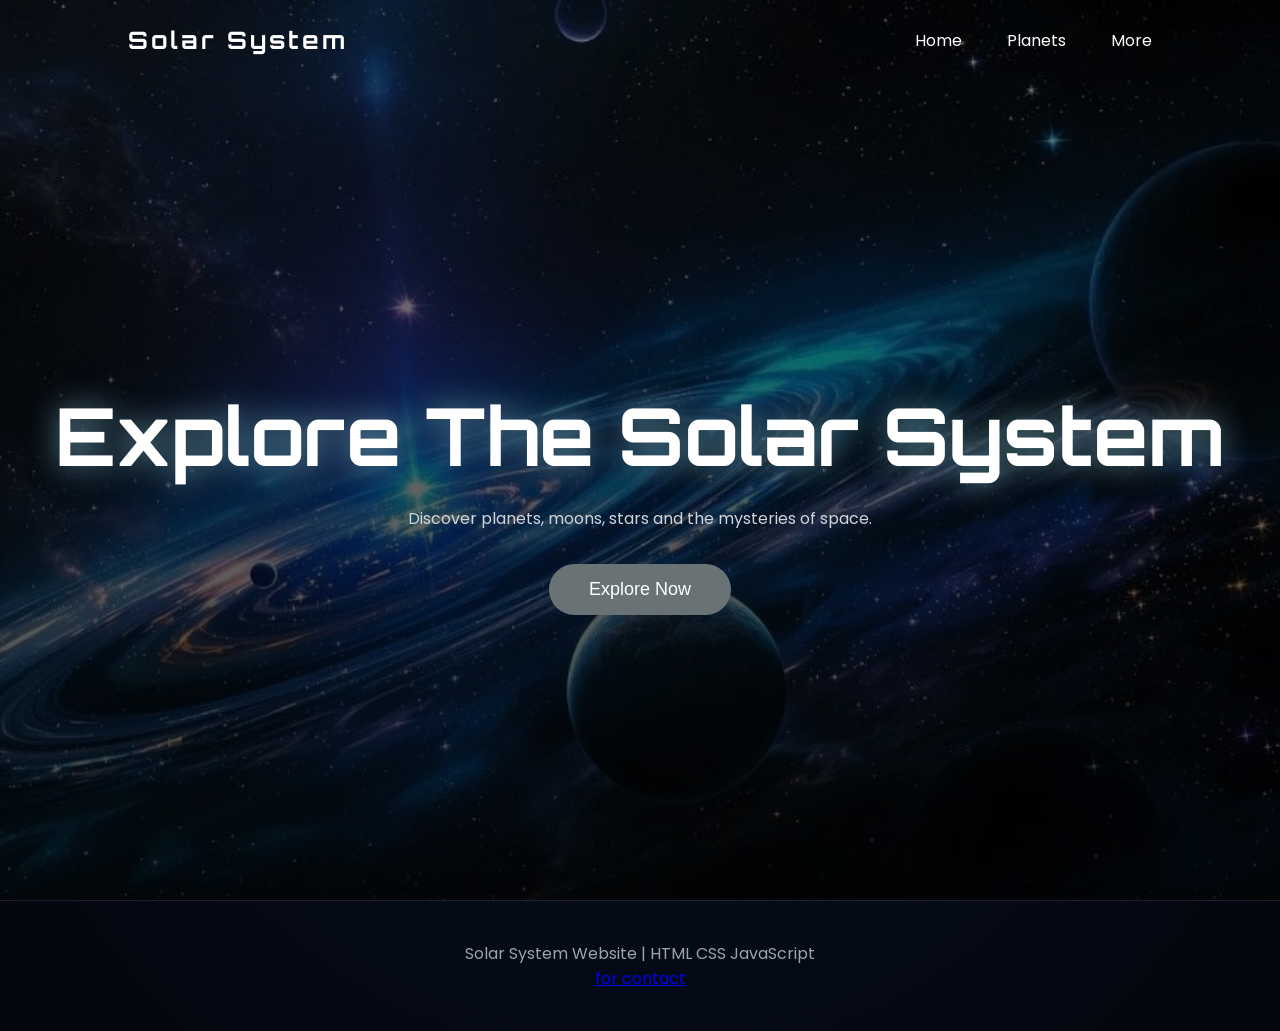
<file: index.html>
<!DOCTYPE html>
<html lang="en">

<head>

<meta charset="UTF-8">

<meta name="viewport"
content="width=device-width, initial-scale=1.0">

<title>Solar System</title>

<link rel="stylesheet" href="style.css">

<link href="https://fonts.googleapis.com/css2?family=Orbitron:wght@400;700&family=Poppins:wght@300;400;500&display=swap" rel="stylesheet">

</head>

<body>

<header>

<h2 class="logo">Solar System</h2>

<nav>

<a href="index.html">Home</a>

<a href="planets.html">Planets</a>

<a href="more.html">More</a>

</nav>

</header>

<section class="home">

<div class="home-content">

<h1>Explore The Solar System</h1>

<p>

Discover planets, moons,
stars and the mysteries of space.

</p>


<a href="planets.html">

<button>

Explore Now

</button>

</a>


</div>

</section>


<footer>

<p>

Solar System Website |
HTML CSS JavaScript

</p>
<p> <a href="mailto:bourahlasara7@email.com">for contact</a></p>
</footer>

</body>
</html>
</file>
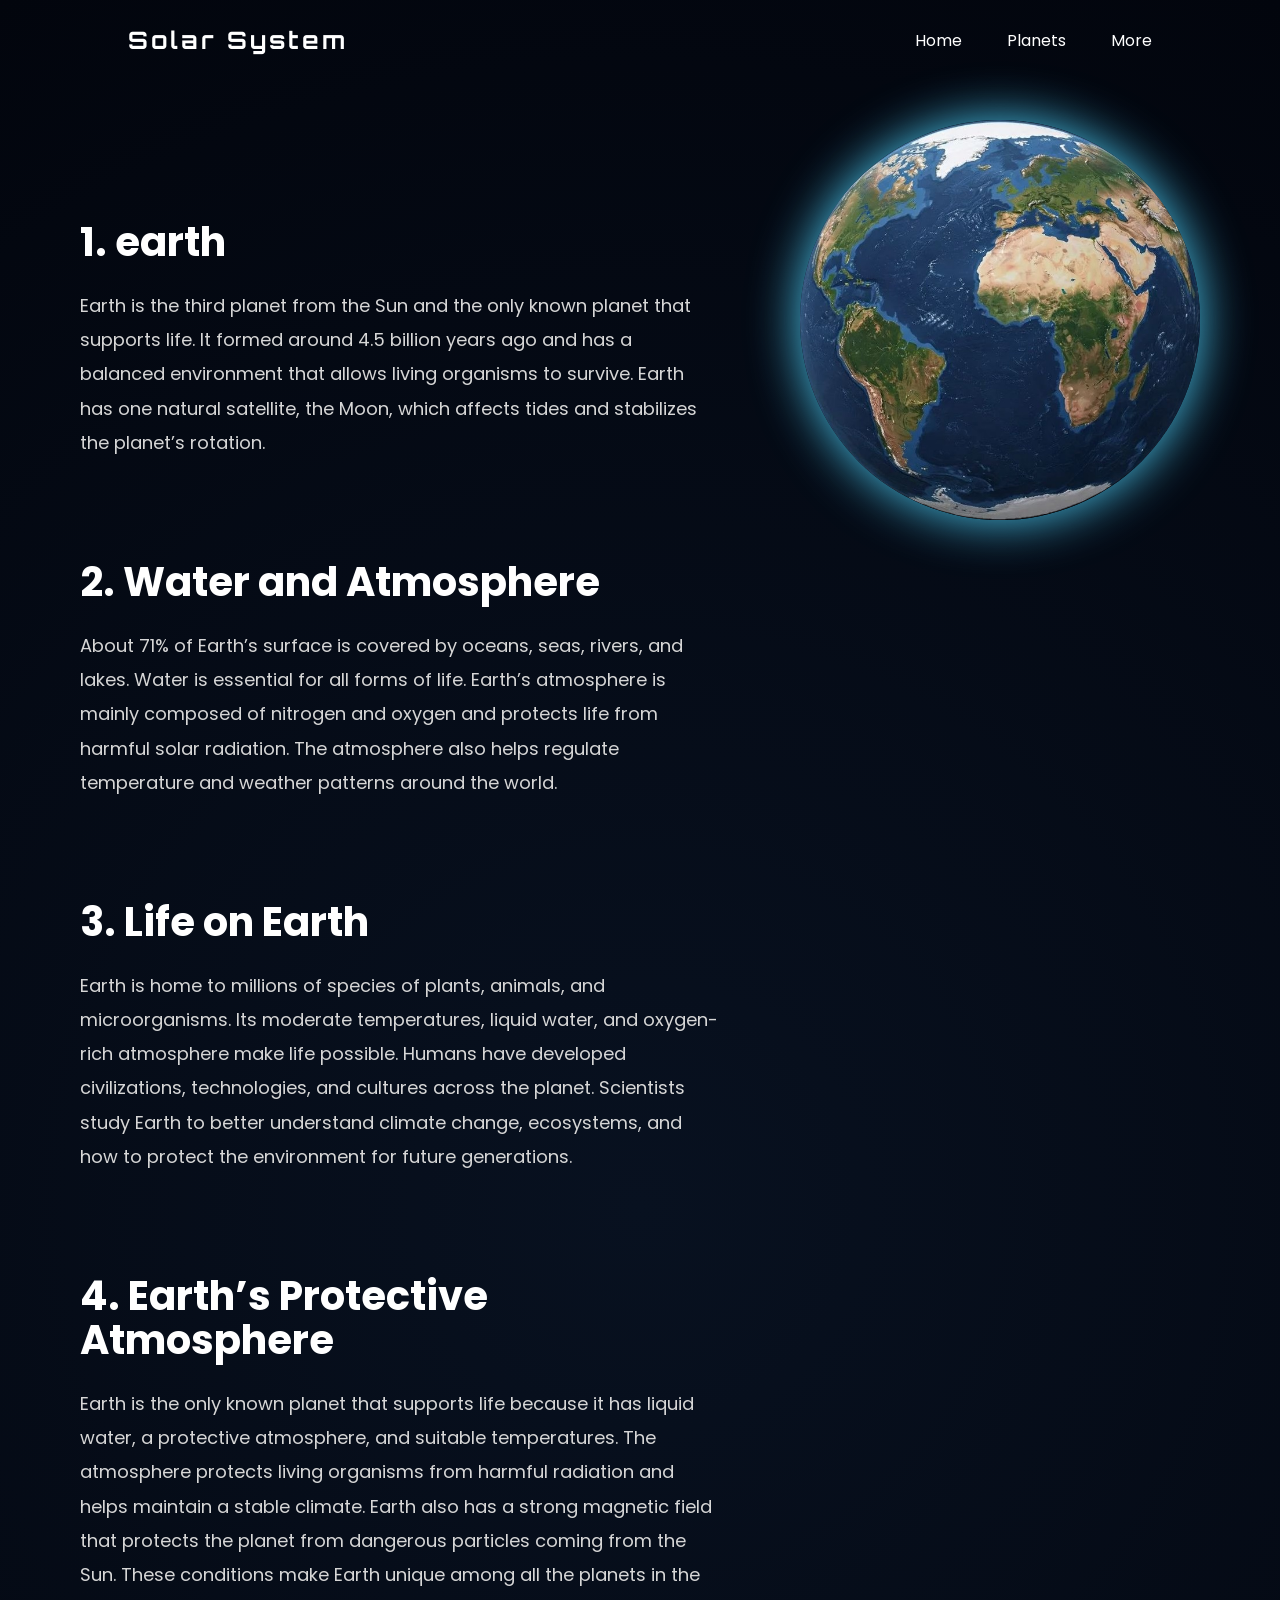
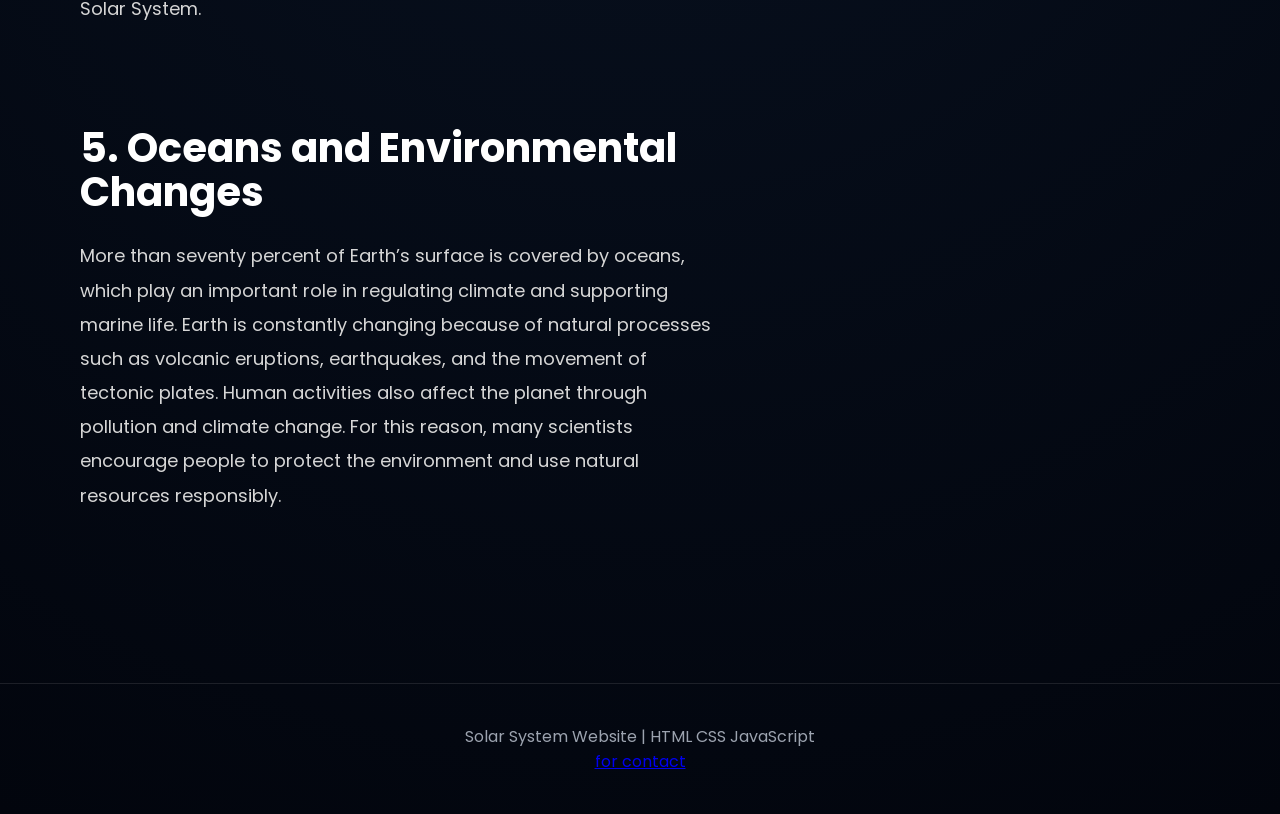
<file: earth.html>
<!DOCTYPE html>
<html lang="en">

<head>

<meta charset="UTF-8">

<meta name="viewport"
content="width=device-width, initial-scale=1.0">

<title>earth</title>

<link rel="stylesheet" href="style.css">

<link href="https://fonts.googleapis.com/css2?family=Orbitron:wght@400;700&family=Poppins:wght@300;400;500&display=swap" rel="stylesheet">

</head>

<body>

<header>

<h2 class="logo">Solar System</h2>

<nav>

<a href="index.html">Home</a>

<a href="planets.html">Planets</a>

<a href="more.html">More</a>

</nav>

</header>


<section class="planet-page">
<div class="planet-text">


<h1>1. earth</h1>

<p>Earth is the third planet from the Sun and the only known planet that supports life. It formed around 4.5 billion years
 ago and has a balanced environment that allows living organisms to survive. Earth has one natural satellite, the Moon, 
 which affects tides and stabilizes the planet’s rotation. </p>

<h1>2. Water and Atmosphere </h1>
<p>
About 71% of Earth’s surface is covered by oceans, seas, rivers, and lakes. Water is essential for all forms of life. Earth’s
 atmosphere is mainly composed of nitrogen and oxygen and protects life from harmful solar radiation. The atmosphere also helps 
 regulate temperature and weather patterns around the world.</p>

<h1>3. Life on Earth</h1>

 <p>Earth is home to millions of species of plants, animals, and microorganisms. Its moderate temperatures, liquid water, and oxygen-rich
 atmosphere make life possible. Humans have developed civilizations, technologies, and cultures across the planet. Scientists study Earth
  to better understand climate change, ecosystems, and how to protect the environment for future generations.
</p>

<h1>4. Earth’s Protective Atmosphere
</h1>


<p>
Earth is the only known planet that supports life because it has liquid water, a protective atmosphere, and suitable temperatures. The atmosphere
 protects living organisms from harmful radiation and helps maintain a stable climate. Earth also has a strong magnetic field that protects the planet 
 from dangerous particles coming from the Sun. These conditions make Earth unique among all the planets in the Solar System.</p>
<h1> 5. Oceans and Environmental Changes</h1>

<p>
More than seventy percent of Earth’s surface is covered by oceans, which play an important role in regulating climate and supporting marine life.
 Earth is constantly changing because of natural processes such as volcanic eruptions, earthquakes, and the movement of tectonic plates. Human 
 activities also affect the planet through pollution and climate change. For this reason, many scientists encourage people to protect the environment
  and use natural resources responsibly.
</p>
</div>

<img src="img/P1.jpg">

</section>



<footer>

<p>

Solar System Website |
HTML CSS JavaScript

</p>
<p> <a href="mailto:bourahlasara7@email.com"> for contact</a></p>
</footer>

</body>
</html>
</file>
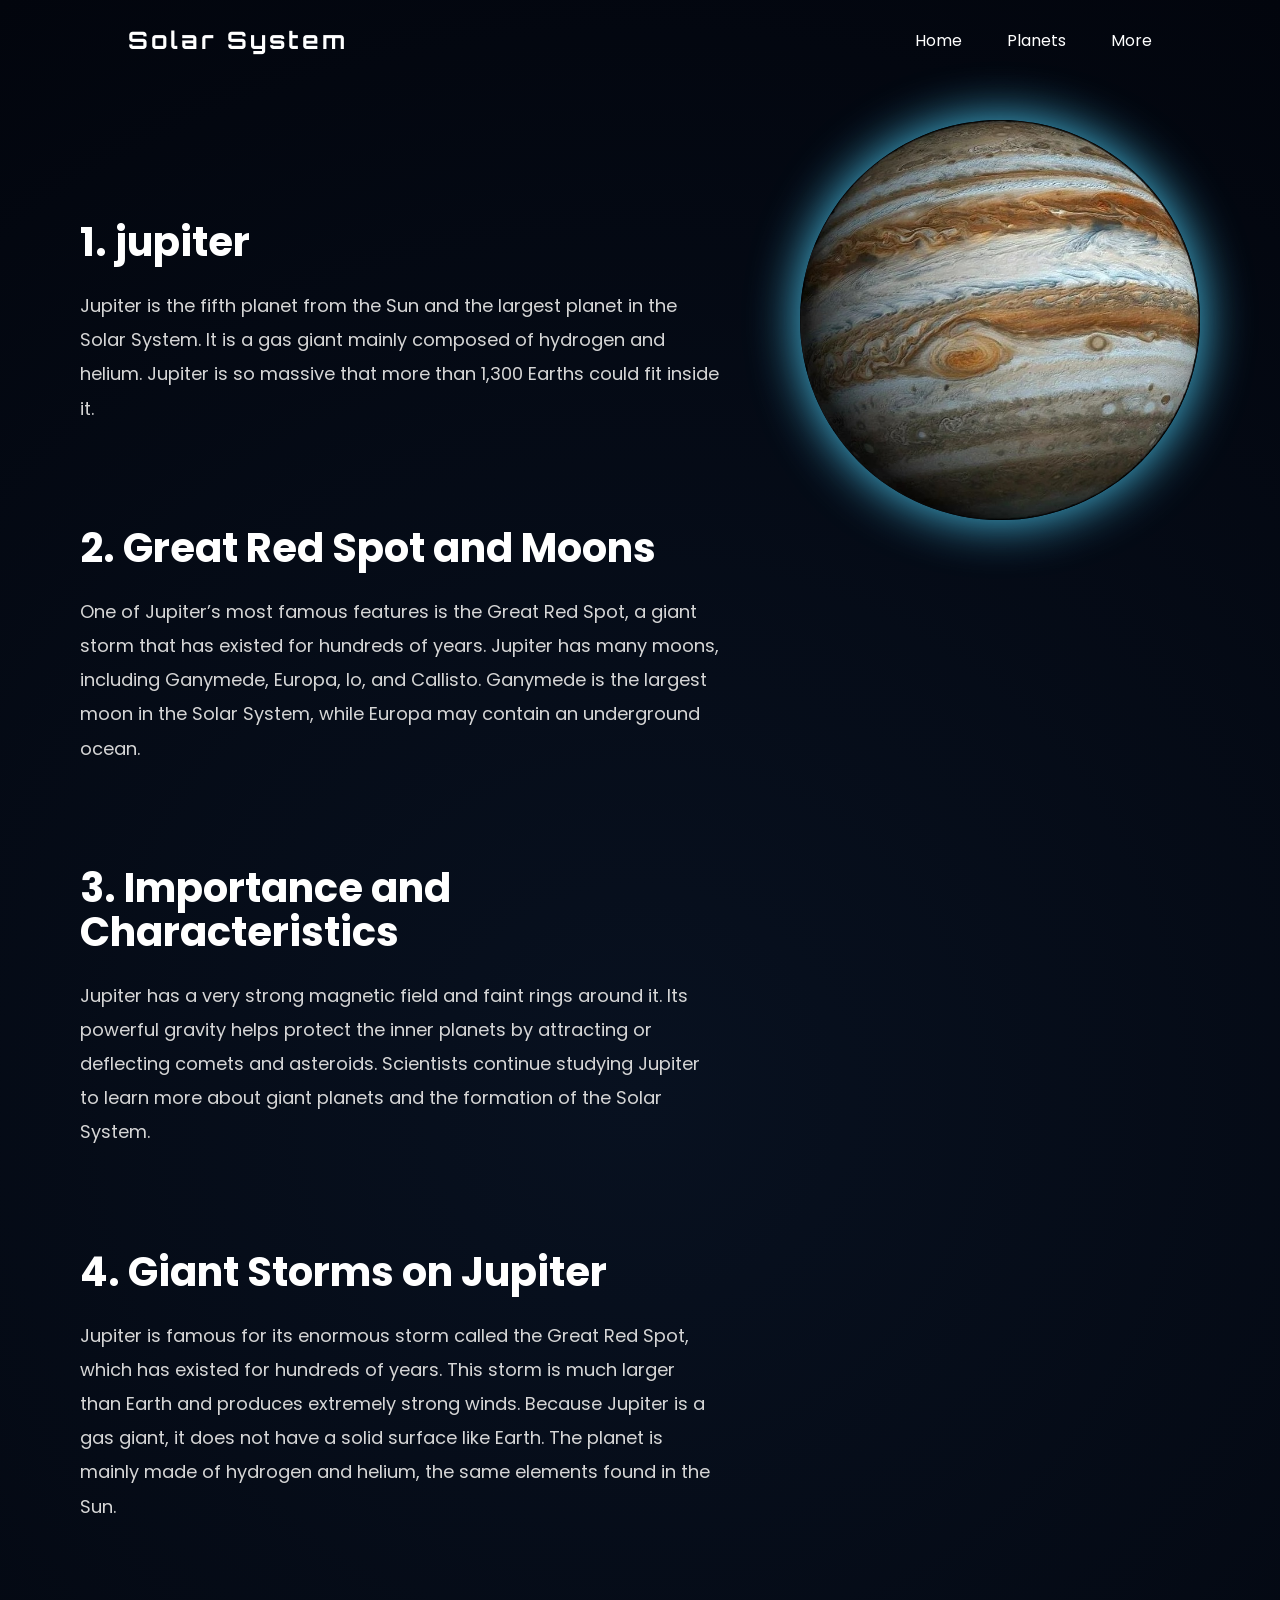
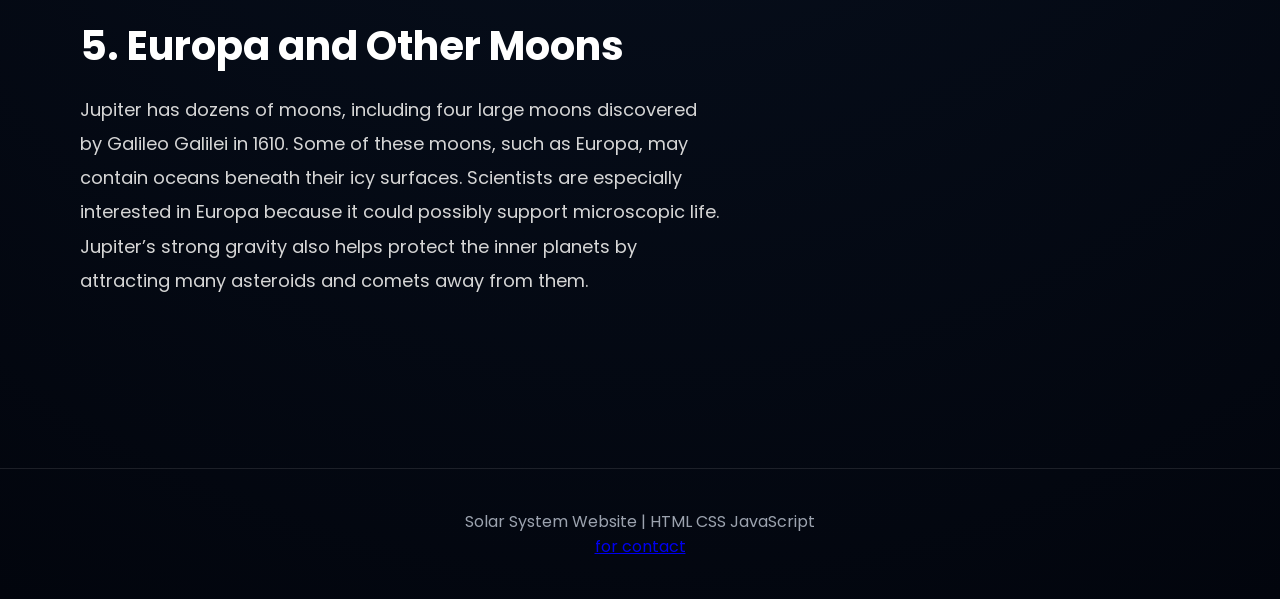
<file: jupiter.html>
<!DOCTYPE html>
<html lang="en">

<head>

<meta charset="UTF-8">

<meta name="viewport"
content="width=device-width, initial-scale=1.0">

<title>jupiter</title>

<link rel="stylesheet" href="style.css">

<link href="https://fonts.googleapis.com/css2?family=Orbitron:wght@400;700&family=Poppins:wght@300;400;500&display=swap" rel="stylesheet">

</head>

<body>

<header>

<h2 class="logo">Solar System</h2>

<nav>

<a href="index.html">Home</a>

<a href="planets.html">Planets</a>

<a href="more.html">More</a>

</nav>

</header>


<section class="planet-page">
<div class="planet-text">



<h1>1. jupiter</h1>

<p>

Jupiter is the fifth planet from the Sun and the largest planet in the Solar System. It is a gas giant mainly 
composed of hydrogen and helium. Jupiter is so massive that more than 1,300 Earths could fit inside it.</p>

<h1>2. Great Red Spot and Moons</h1>
<p>
One of Jupiter’s most famous features is the Great Red Spot, a giant storm that has existed for hundreds of years. 
Jupiter has many moons, including Ganymede, Europa, Io, and Callisto. Ganymede is the largest moon in the Solar System,
 while Europa may contain an underground ocean.</p>

<h1>3. Importance and Characteristics</h1>
<p>
Jupiter has a very strong magnetic field and faint rings around it. Its powerful gravity helps protect the inner planets by 
attracting or deflecting comets and asteroids. Scientists continue studying Jupiter to learn more about giant planets and the formation of the Solar System.
</p> 
<h1>4. Giant Storms on Jupiter</h1>



<p>
Jupiter is famous for its enormous storm called the Great Red Spot, which has existed for hundreds of years. This storm is much larger than Earth 
and produces extremely strong winds. Because Jupiter is a gas giant, it does not have a solid surface like Earth. The planet is mainly made of hydrogen 
and helium, the same elements found in the Sun.</p>
<h1> 5. Europa and Other Moons</h1>

<p>
Jupiter has dozens of moons, including four large moons discovered by Galileo Galilei in 1610. Some of these moons, such as Europa, may contain oceans
 beneath their icy surfaces. Scientists are especially interested in Europa because it could possibly support microscopic life. Jupiter’s strong gravity
  also helps protect the inner planets by attracting many asteroids and comets away from them.
</p>
</div>
<img src="img/P3.jpg">

</section>



<footer>

<p>

Solar System Website |
HTML CSS JavaScript

</p>
<p> <a href="mailto:bourahlasara7@email.com"> for contact</a></p>
</footer>

</body>
</html>
</file>
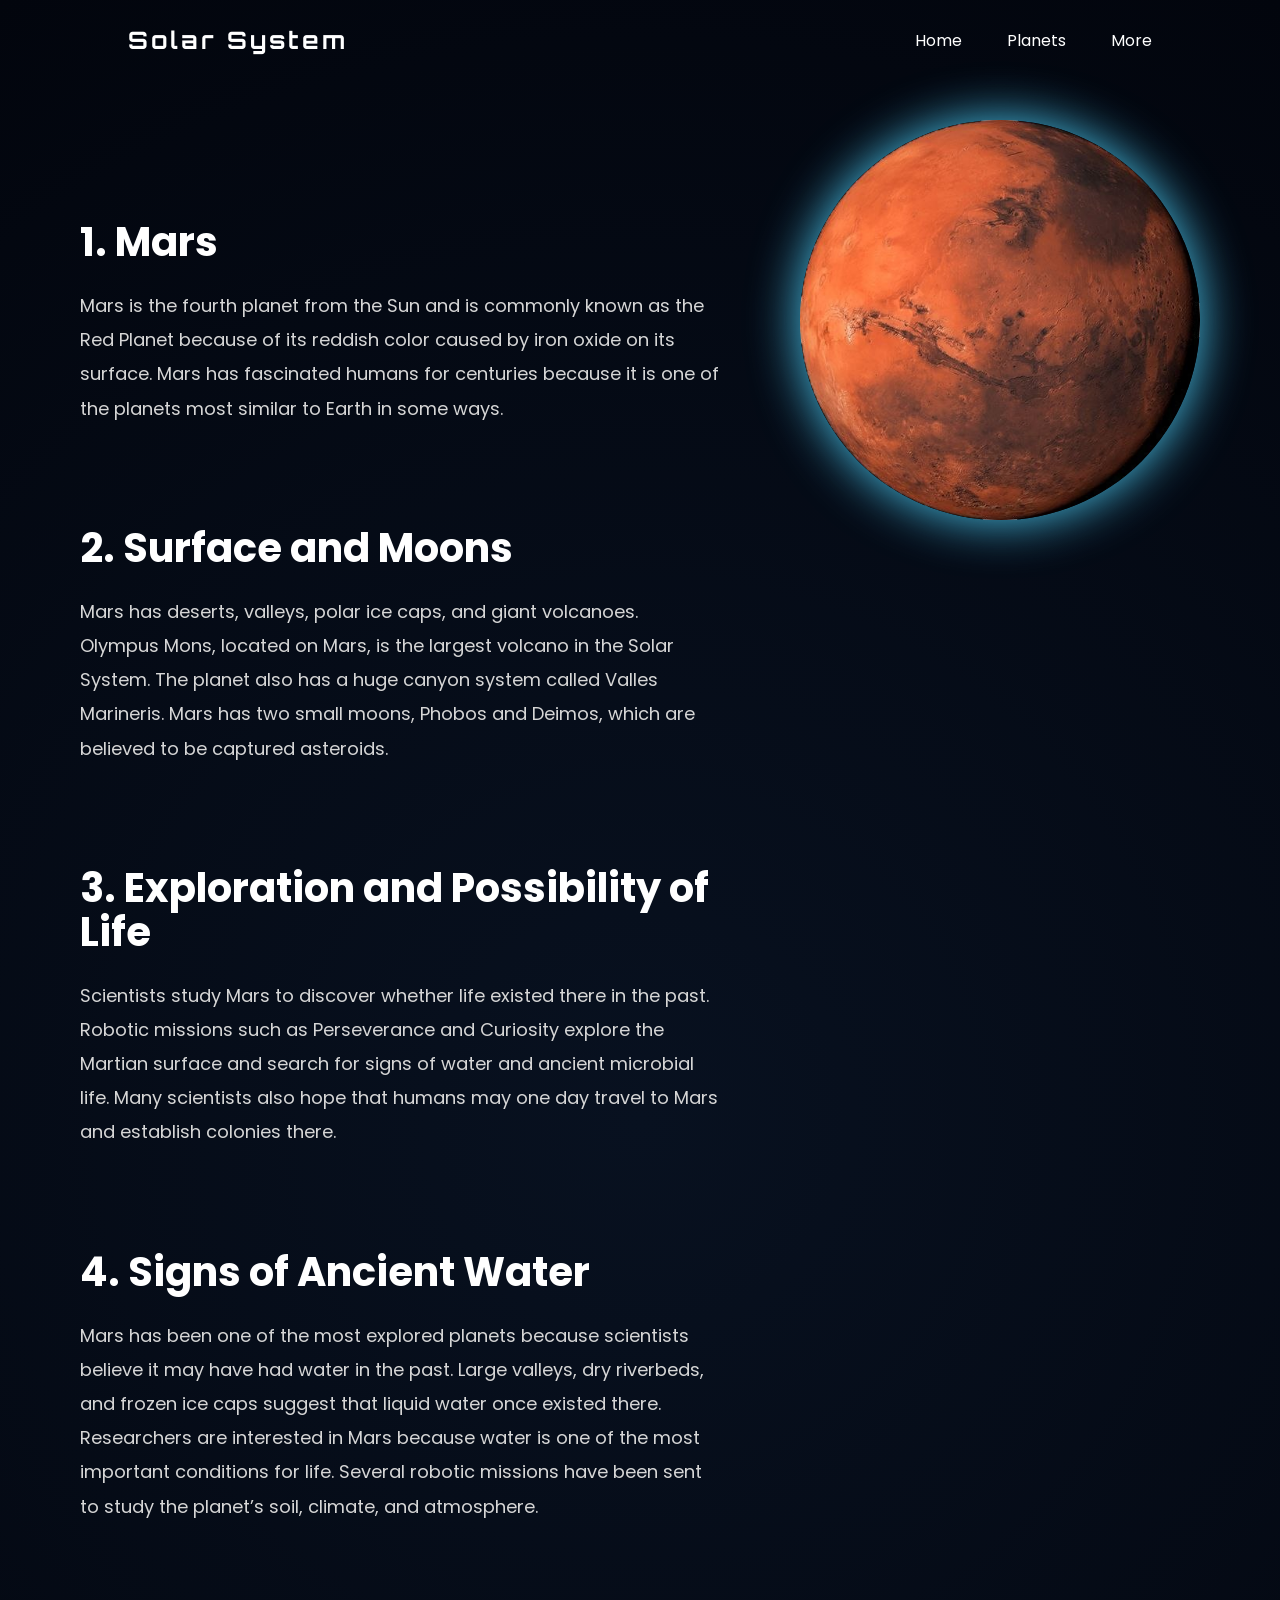
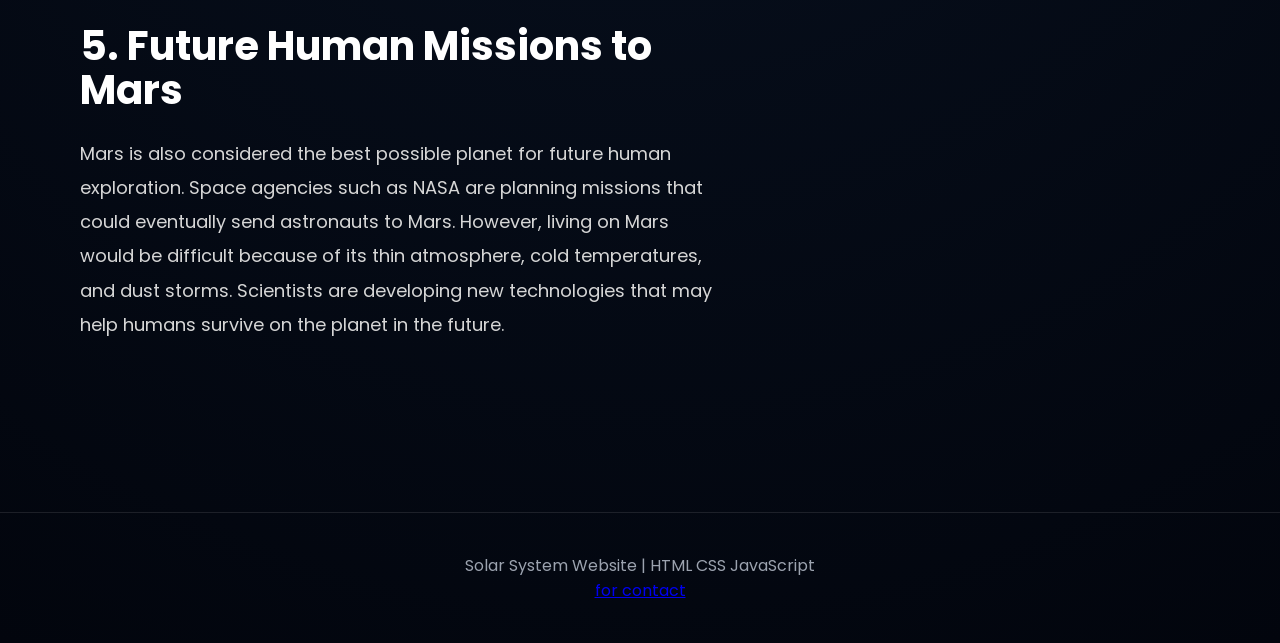
<file: mars.html>
<!DOCTYPE html>
<html lang="en">

<head>

<meta charset="UTF-8">

<meta name="viewport"
content="width=device-width, initial-scale=1.0">

<title>Mars</title>

<link rel="stylesheet" href="style.css">

<link href="https://fonts.googleapis.com/css2?family=Orbitron:wght@400;700&family=Poppins:wght@300;400;500&display=swap" rel="stylesheet">

</head>

<body>

<header>

<h2 class="logo">Solar System</h2>

<nav>

<a href="index.html">Home</a>

<a href="planets.html">Planets</a>

<a href="more.html">More</a>

</nav>

</header>


<section class="planet-page">
<div class="planet-text">



<h1>1. Mars</h1>

<p>Mars is the fourth planet from the Sun and is commonly known as the Red Planet because of its reddish color caused 
by iron oxide on its surface. Mars has fascinated humans for centuries because it is one of the planets most similar to Earth in some ways.
</p>
<h1>2. Surface and Moons</h1>

<p>Mars has deserts, valleys, polar ice caps, and giant volcanoes. Olympus Mons, located on Mars, is the largest 
volcano in the Solar System. The planet also has a huge canyon system called Valles Marineris. Mars has two small moons, 
Phobos and Deimos, which are believed to be captured asteroids.</p>

<h1>3. Exploration and Possibility of Life</h1>

<p>Scientists study Mars to discover whether life existed there in the past. Robotic missions such as Perseverance and
 Curiosity explore the Martian surface and search for signs of water and ancient microbial life. Many scientists also hope
  that humans may one day travel to Mars and establish colonies there.</p>
<h1> 4. Signs of Ancient Water
</h1>
<p>
Mars has been one of the most explored planets because scientists believe it may have had water in the past. Large valleys, dry riverbeds, and 
frozen ice caps suggest that liquid water once existed there. Researchers are interested in Mars because water is one of the most important 
conditions for life. Several robotic missions have been sent to study the planet’s soil, climate, and atmosphere.
</p>
<h1> 5. Future Human Missions to Mars</h1>
<p>
 Mars is also considered the best possible planet for future human exploration. Space agencies such as NASA are planning missions that could eventually 
 send astronauts to Mars. However, living on Mars would be difficult because of its thin atmosphere, cold temperatures, and dust storms. 
 Scientists are developing new technologies that may help humans survive on the planet in the future.
</p>
</div>

<img src="img/P4.jpg">

</section>



<footer>

<p>

Solar System Website |
HTML CSS JavaScript

</p>
<p> <a href="mailto:bourahlasara7@email.com">for contact </a></p>
</footer>

</body>
</html>
</file>
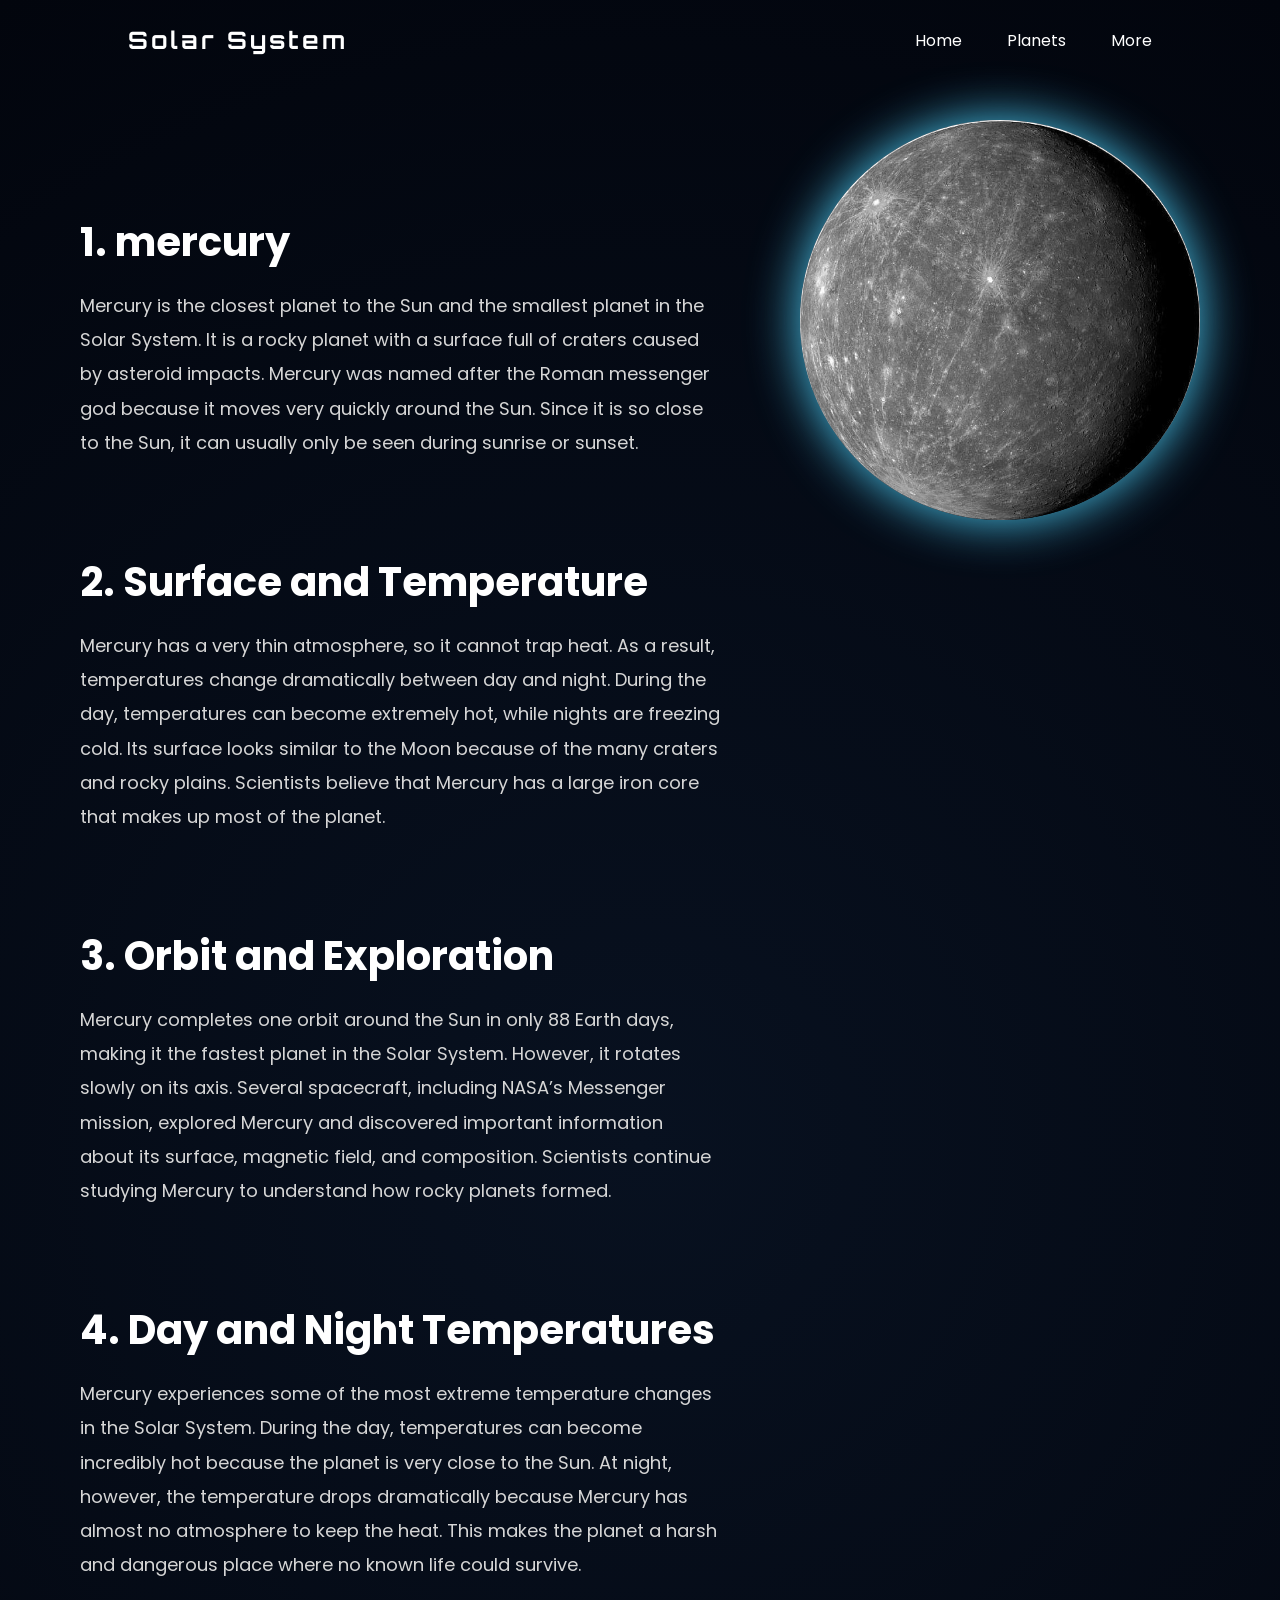
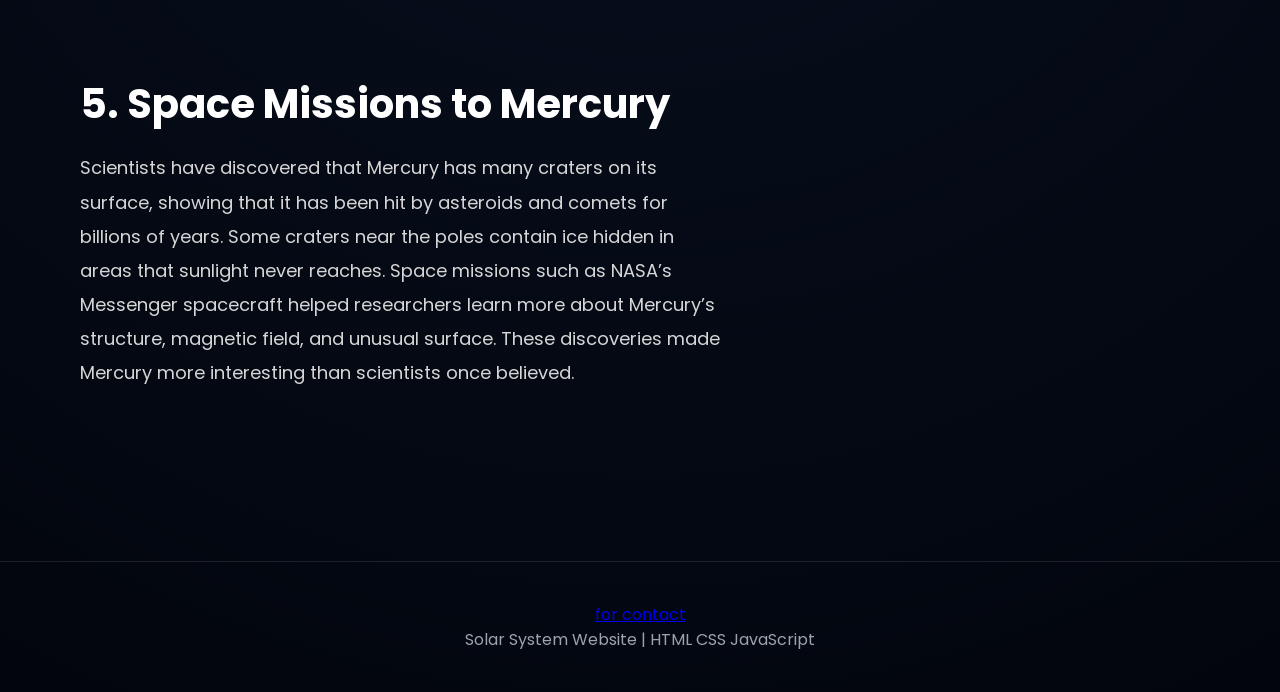
<file: mercury.html>
<!DOCTYPE html>
<html lang="en">

<head>

<meta charset="UTF-8">

<meta name="viewport"
content="width=device-width, initial-scale=1.0">

<title>mercury</title>

<link rel="stylesheet" href="style.css">

<link href="https://fonts.googleapis.com/css2?family=Orbitron:wght@400;700&family=Poppins:wght@300;400;500&display=swap" rel="stylesheet">

</head>

<body>

<header>

<h2 class="logo">Solar System</h2>

<nav>

<a href="index.html">Home</a>

<a href="planets.html">Planets</a>

<a href="more.html">More</a>

</nav>

</header>


<section class="planet-page">
<div class="planet-text">



<h1>1. mercury</h1>

<p>
Mercury is the closest planet to the Sun and the smallest planet in the Solar System. It is a rocky planet with a
 surface full of craters caused by asteroid impacts. Mercury was named after the Roman messenger god because it moves 
 very quickly around the Sun. Since it is so close to the Sun, it can usually only be seen during sunrise or sunset.</p>

 <h1>2. Surface and Temperature</h1>

 <p>Mercury has a very thin atmosphere, so it cannot trap heat. As a result, temperatures change dramatically between day and night. 
During the day, temperatures can become extremely hot, while nights are freezing cold. Its surface looks similar to the Moon
 because of the many craters and rocky plains. Scientists believe that Mercury has a large iron core that makes up most of the planet.</p>

<h1>3. Orbit and Exploration </h1>

 <p>Mercury completes one orbit around the Sun in only 88 Earth days, making it the fastest planet in the Solar System. However, 
it rotates slowly on its axis. Several spacecraft, including NASA’s Messenger mission, explored Mercury and discovered important 
information about its surface, magnetic field, and composition. Scientists continue studying Mercury to understand how rocky planets formed.</p>

<h1>4. Day and Night Temperatures</h1>
<p>
Mercury experiences some of the most extreme temperature changes in the Solar System. During the day, temperatures can become incredibly hot because 
the planet is very close to the Sun. At night, however, the temperature drops dramatically because Mercury has almost no atmosphere to keep the heat. 
This makes the planet a harsh and dangerous place where no known life could survive.
</p>
<h1> 5. Space Missions to Mercury</h1>

<p>
Scientists have discovered that Mercury has many craters on its surface, showing that it has been hit by asteroids and comets for billions of years.
 Some craters near the poles contain ice hidden in areas that sunlight never reaches. Space missions such as NASA’s Messenger spacecraft helped
 researchers learn more about Mercury’s structure, magnetic field, and unusual surface. These discoveries made Mercury more interesting than scientists 
 once believed.
</p>
</div>

<img src="img/P8.jpg">

</section>


<footer>

    <p> <a href="mailto:bourahlasara7@email.com">for contact </a></p>
<p>

Solar System Website |
HTML CSS JavaScript

</p>

</footer>

</body>
</html>
</file>
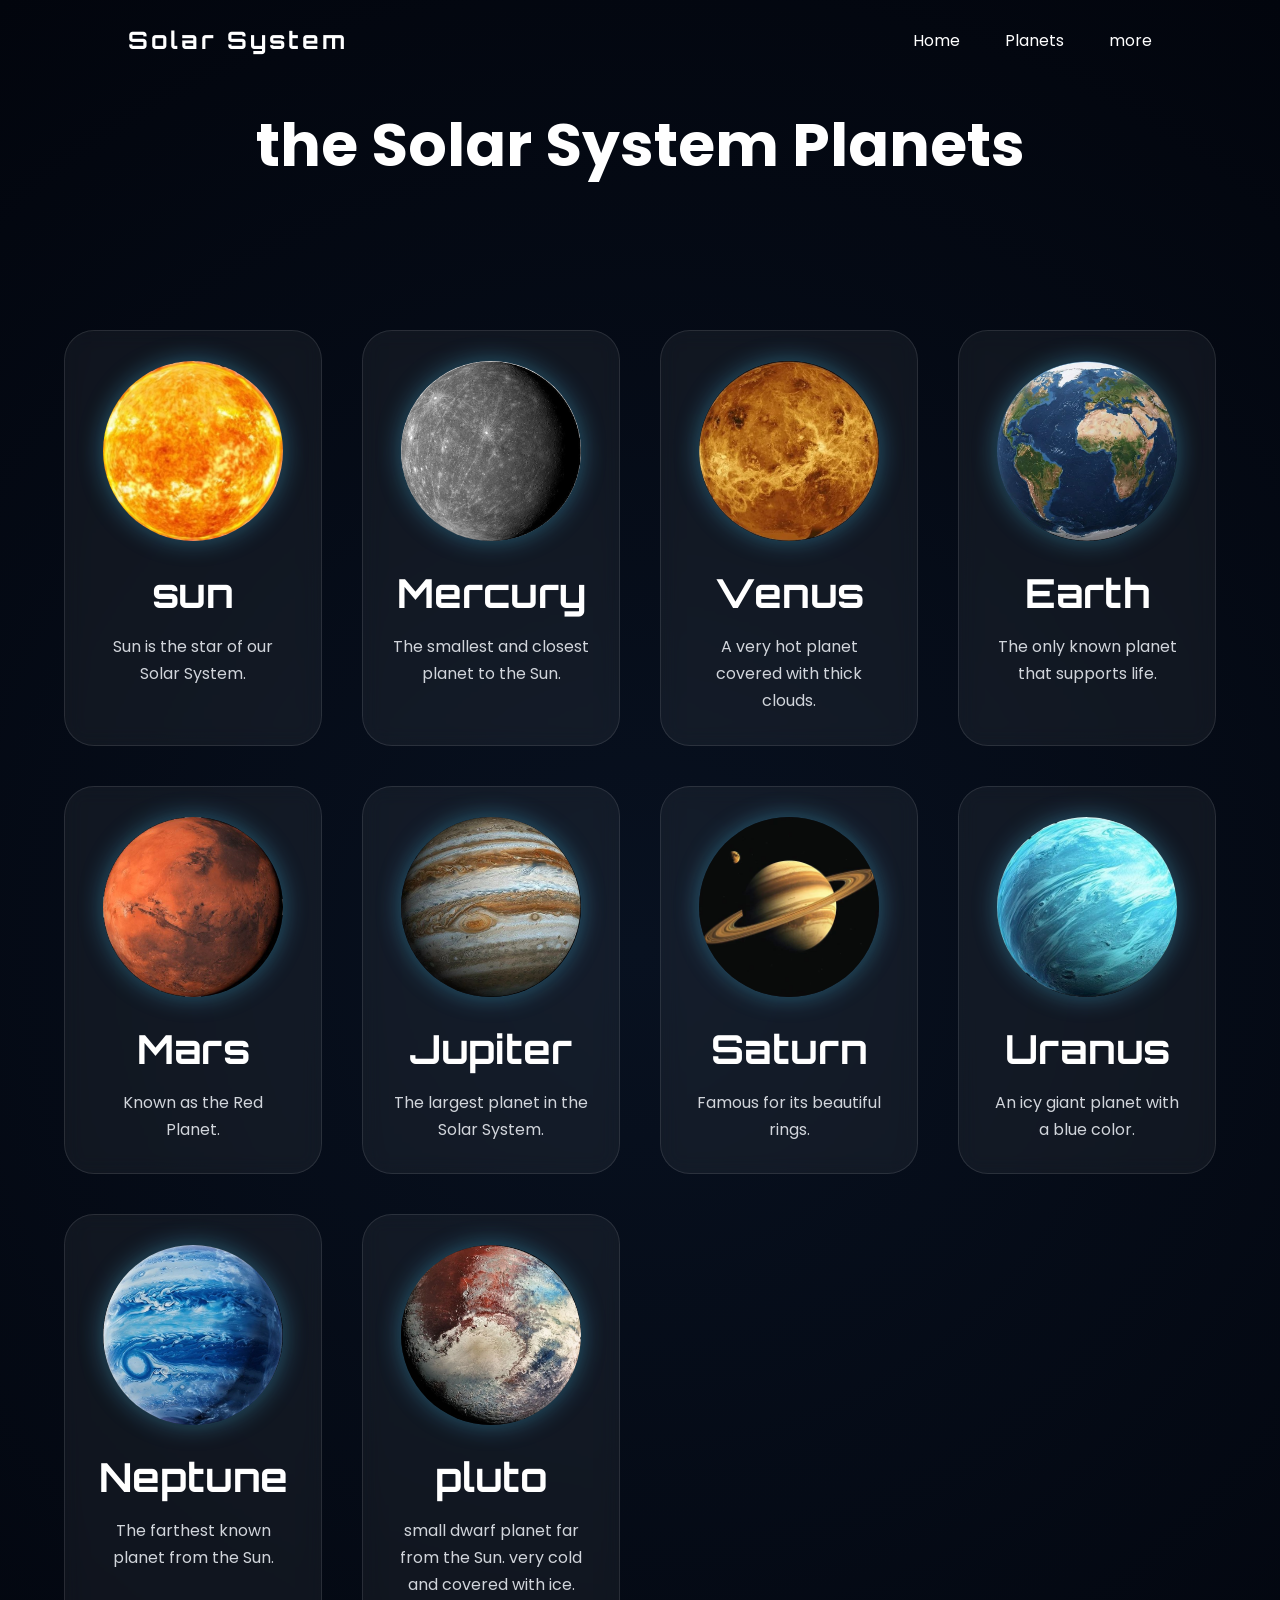
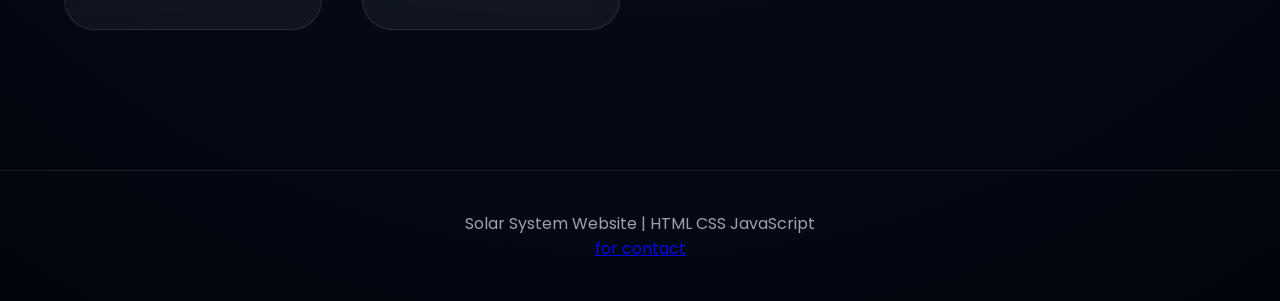
<file: more.html>
<!DOCTYPE html>
<html lang="en">

<head>

<meta charset="UTF-8">

<meta name="viewport"
content="width=device-width, initial-scale=1.0">

<title>More</title>

<link rel="stylesheet" href="style.css">

<link href="https://fonts.googleapis.com/css2?family=Orbitron:wght@400;700&family=Poppins:wght@300;400;500&display=swap" rel="stylesheet">

</head>

<body>


    

<header>

<h2 class="logo">Solar System</h2>

<nav>

<a href="index.html">Home</a>

<a href="planets.html">Planets</a>

<a href="more.html">more</a>

</nav>

</header>




<div class="center">
    <h1>the Solar System Planets</h1>
</div>



<section class="cards">

    <a href="sun.html" class="card">

<img src="img/sun.jpg">

<h2>sun</h2>

<p>
Sun is the star of our Solar System.
</p>

</a>




<a href="mercury.html" class="card">

<img src="img/P8.jpg">

<h2>Mercury</h2>

<p>

The smallest and closest
planet to the Sun.

</p>

</a>

<a href="venus.html" class="card">

<img src="img/P2.jpg">

<h2>Venus</h2>

<p>

A very hot planet covered
with thick clouds.

</p>

</a>





<a href="earth.html" class="card">

<img src="img/P1.jpg">

<h2>Earth</h2>

<p>

The only known planet
that supports life.

</p>

</a>


<a href="mars.html" class="card">

<img src="img/P4.jpg">

<h2>Mars</h2>

<p>

Known as the Red Planet.

</p>

</a>





<a href="jupiter.html" class="card">

<img src="img/P3.jpg">

<h2>Jupiter</h2>

<p>

The largest planet in
the Solar System.

</p>

</a>





<a href="saturn.html" class="card">

<img src="img/P9.jpg">

<h2>Saturn</h2>

<p>

Famous for its beautiful rings.

</p>

</a>





<a href="uranus.html" class="card">

<img src="img/P7.jpg">

<h2>Uranus</h2>

<p>

An icy giant planet
with a blue color.

</p>

</a>





<a href="neptune.html" class="card">

<img src="img/P6.jpg">

<h2>Neptune</h2>

<p>

The farthest known planet
from the Sun.

</p>

</a>


<a href="pluto.html" class="card">

<img src="img/P5.jpg">

<h2>pluto</h2>

<p>
small dwarf planet far from the Sun.
very cold and covered with ice.

</p>

</a>


</section>



<footer>

<p>

Solar System Website |
HTML CSS JavaScript

</p>
<p> <a href="mailto:bourahlasara7@email.com">for contact</a></p>
</footer>

</body>
</html>
</file>
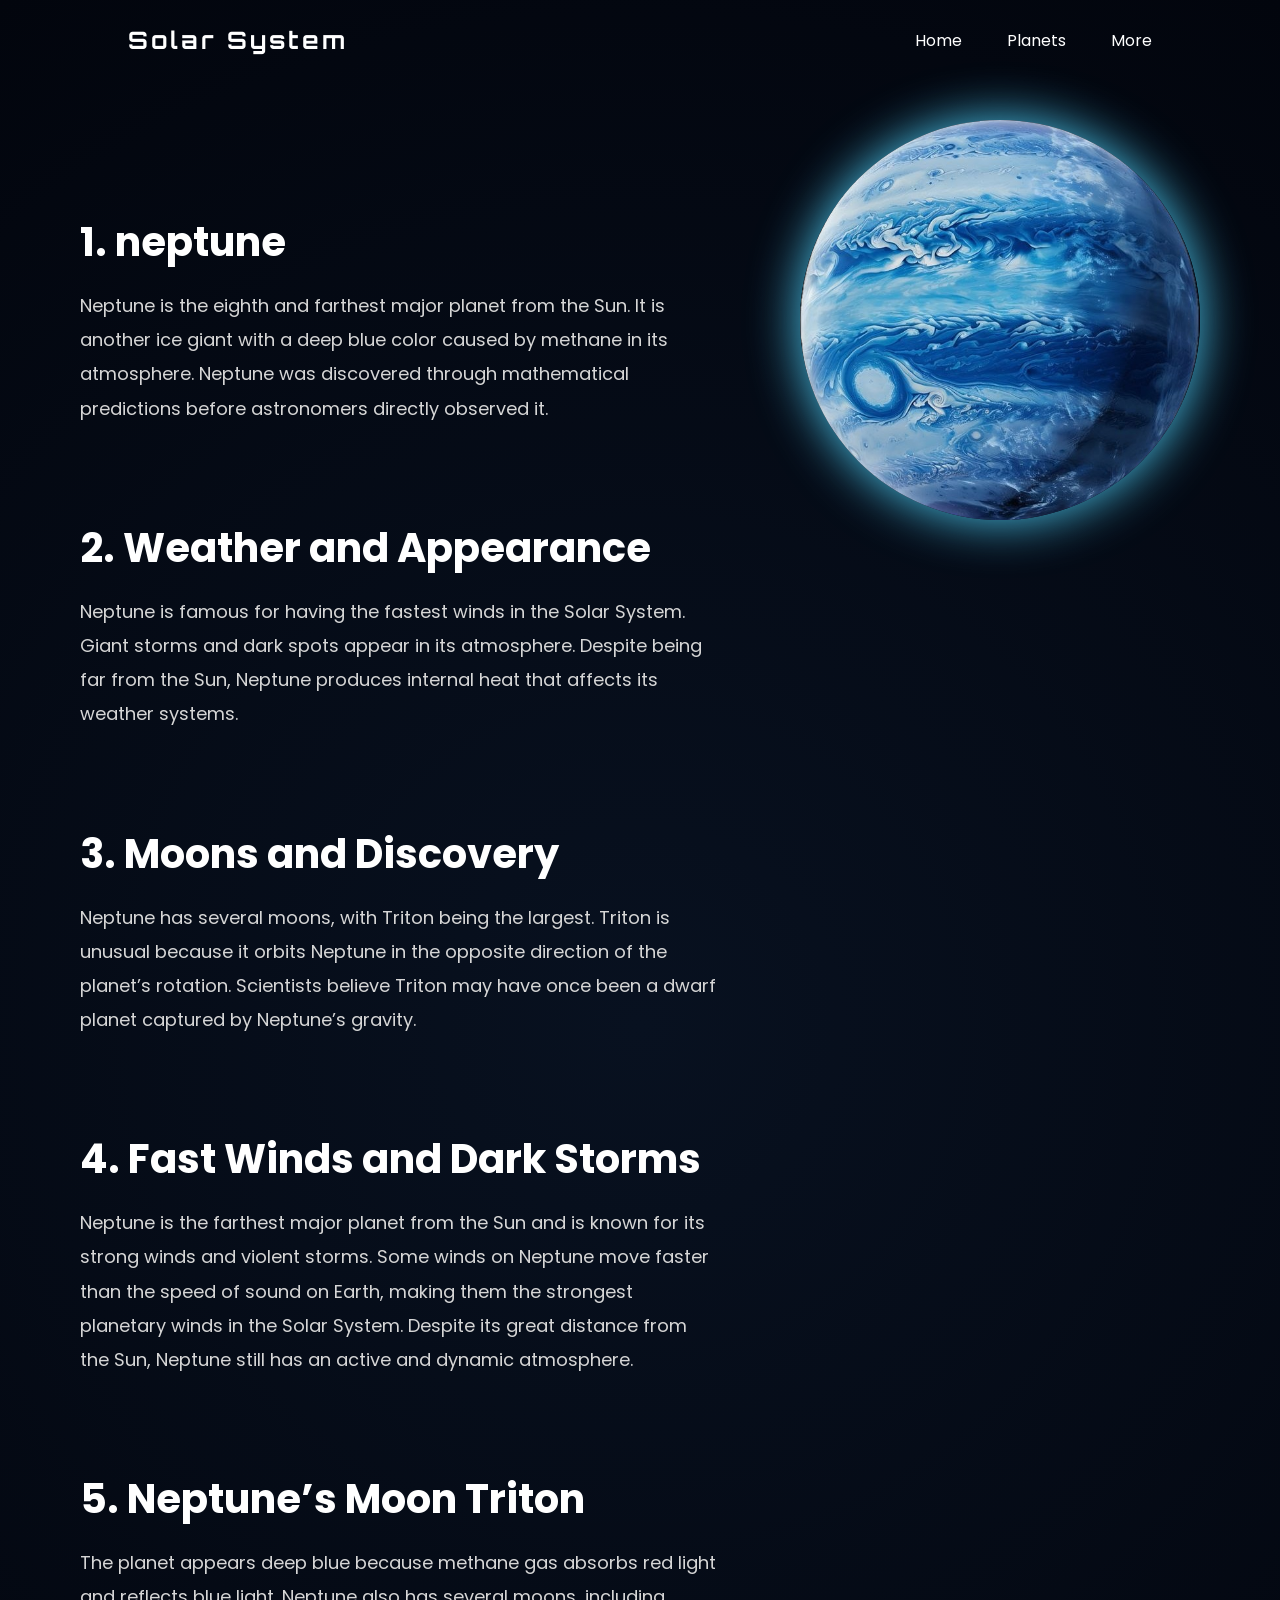
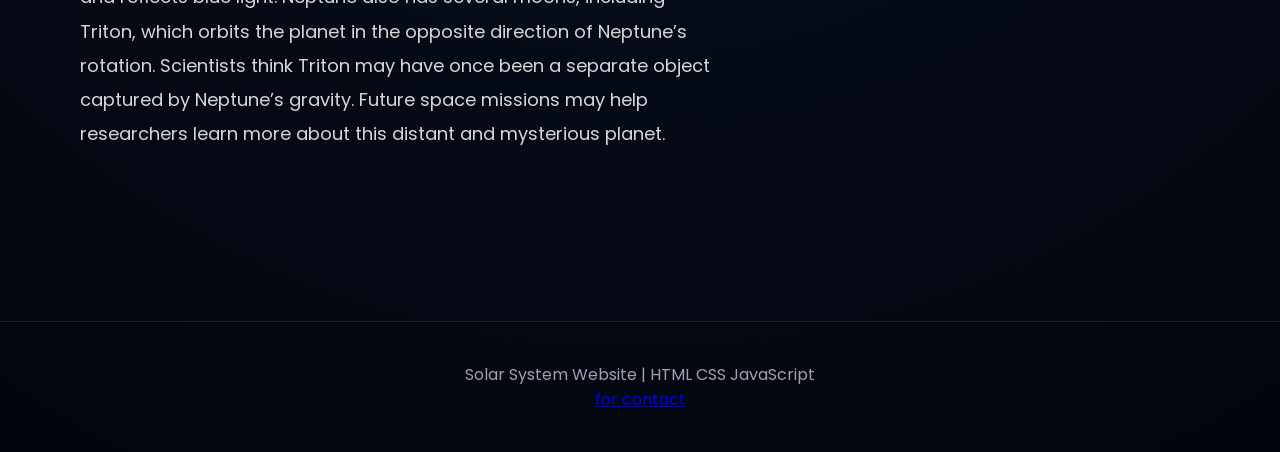
<file: neptune.html>
<!DOCTYPE html>
<html lang="en">

<head>

<meta charset="UTF-8">

<meta name="viewport"
content="width=device-width, initial-scale=1.0">

<title>neptune</title>

<link rel="stylesheet" href="style.css">

<link href="https://fonts.googleapis.com/css2?family=Orbitron:wght@400;700&family=Poppins:wght@300;400;500&display=swap" rel="stylesheet">

</head>

<body>

<header>

<h2 class="logo">Solar System</h2>

<nav>

<a href="index.html">Home</a>

<a href="planets.html">Planets</a>

<a href="more.html">More</a>

</nav>

</header>


<section class="planet-page">
<div class="planet-text">



<h1>1. neptune</h1>
<p>
Neptune is the eighth and farthest major planet from the Sun. It is another ice giant with a deep blue color caused by methane
 in its atmosphere. Neptune was discovered through mathematical predictions before astronomers directly observed it.
</p>
<h1>2. Weather and Appearance</h1>
<p>
Neptune is famous for having the fastest winds in the Solar System. Giant storms and dark spots appear in its atmosphere. Despite 
being far from the Sun, Neptune produces internal heat that affects its weather systems.
</p>
<h1>3. Moons and Discovery</h1>
<p>
Neptune has several moons, with Triton being the largest. Triton is unusual because it orbits Neptune in the opposite direction 
of the planet’s rotation. Scientists believe Triton may have once been a dwarf planet captured by Neptune’s gravity.
</p>


<h1>4. Fast Winds and Dark Storms
</h1>
<p>
Neptune is the farthest major planet from the Sun and is known for its strong winds and violent storms. Some winds on Neptune move faster than the 
speed of sound on Earth, making them the strongest planetary winds in the Solar System. Despite its great distance from the Sun, Neptune still has
 an active and dynamic atmosphere.</p>

<h1>5. Neptune’s Moon Triton</h1>
<p>
The planet appears deep blue because methane gas absorbs red light and reflects blue light. Neptune also has several moons, including Triton, which 
orbits the planet in the opposite direction of Neptune’s rotation. Scientists think Triton may have once been a separate object captured by Neptune’s gravity.
 Future space missions may help researchers learn more about this distant and mysterious planet.
</p>
</div>
<img src="img/P6.jpg">
</section>

<footer>

<p>

Solar System Website |
HTML CSS JavaScript

</p>
<p> <a href="mailto:bourahlasara7@email.com">for contact </a></p>
</footer>

</body>
</html>
</file>
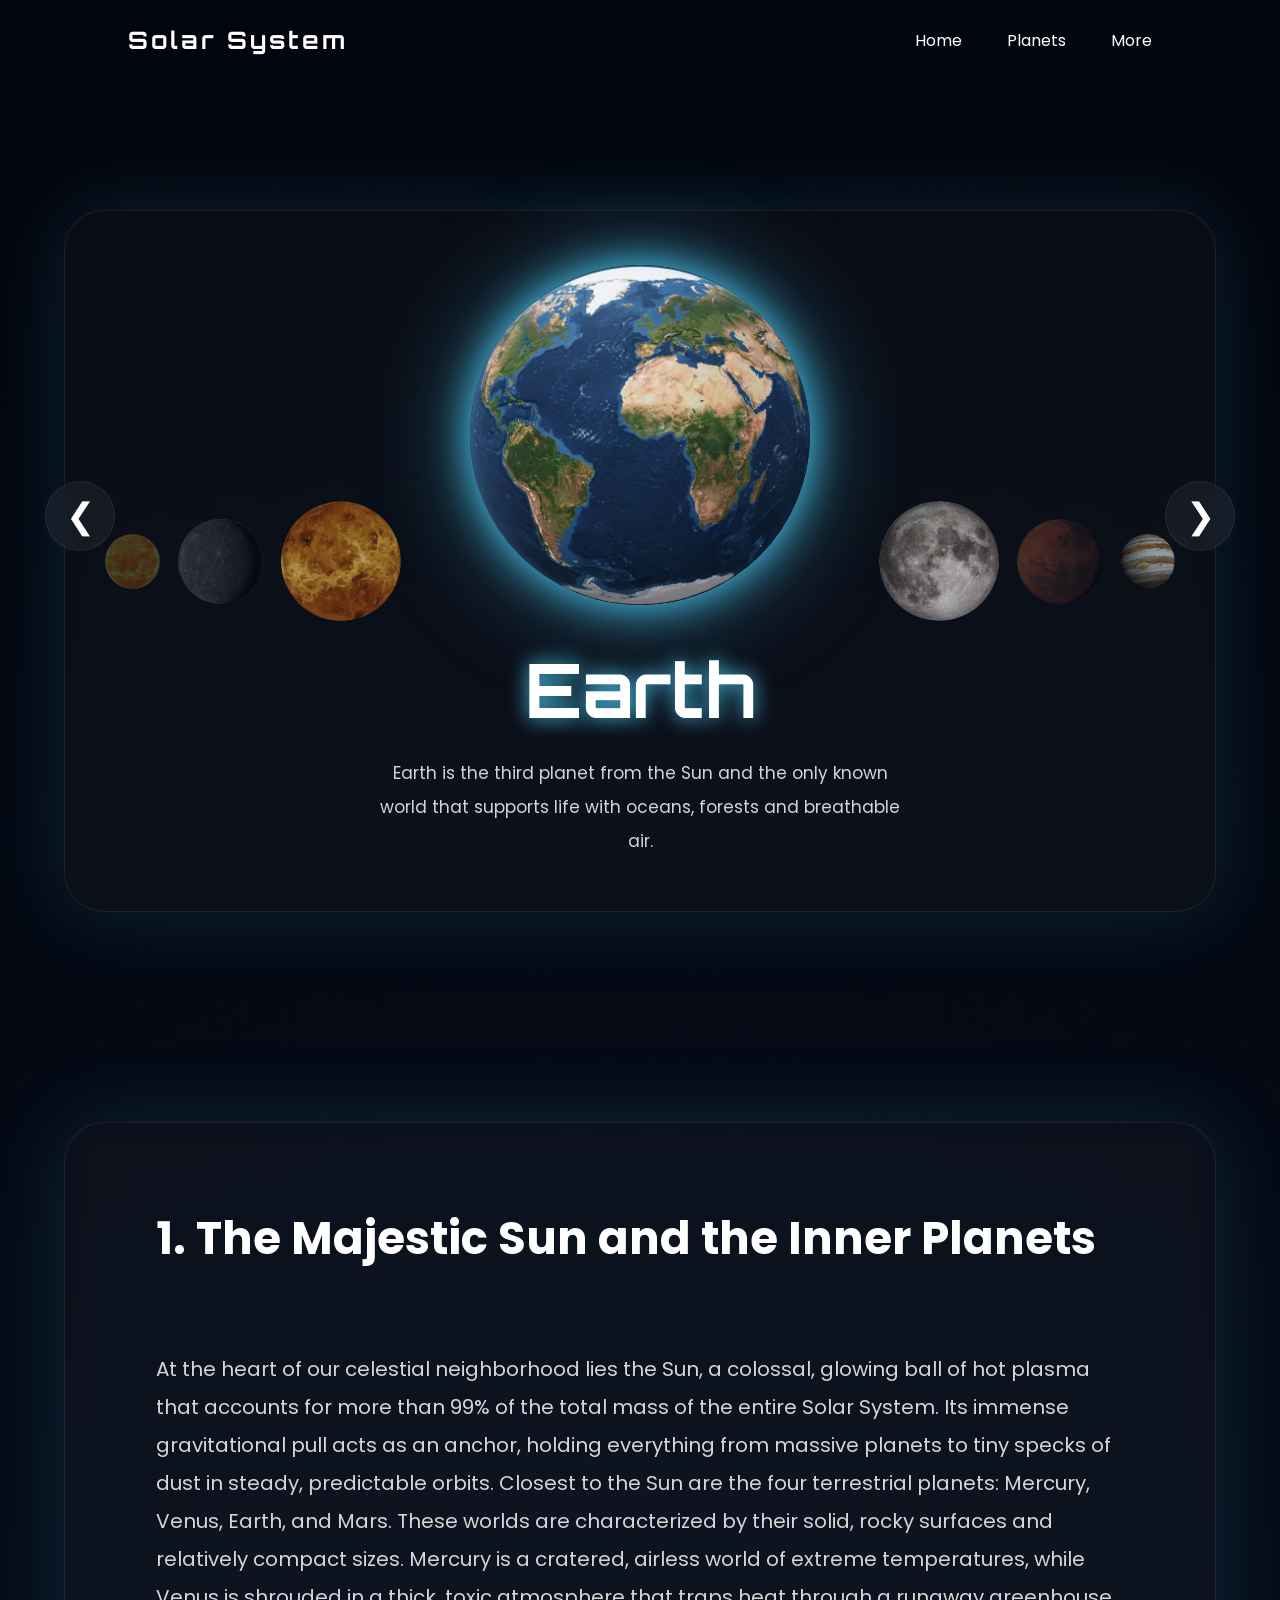
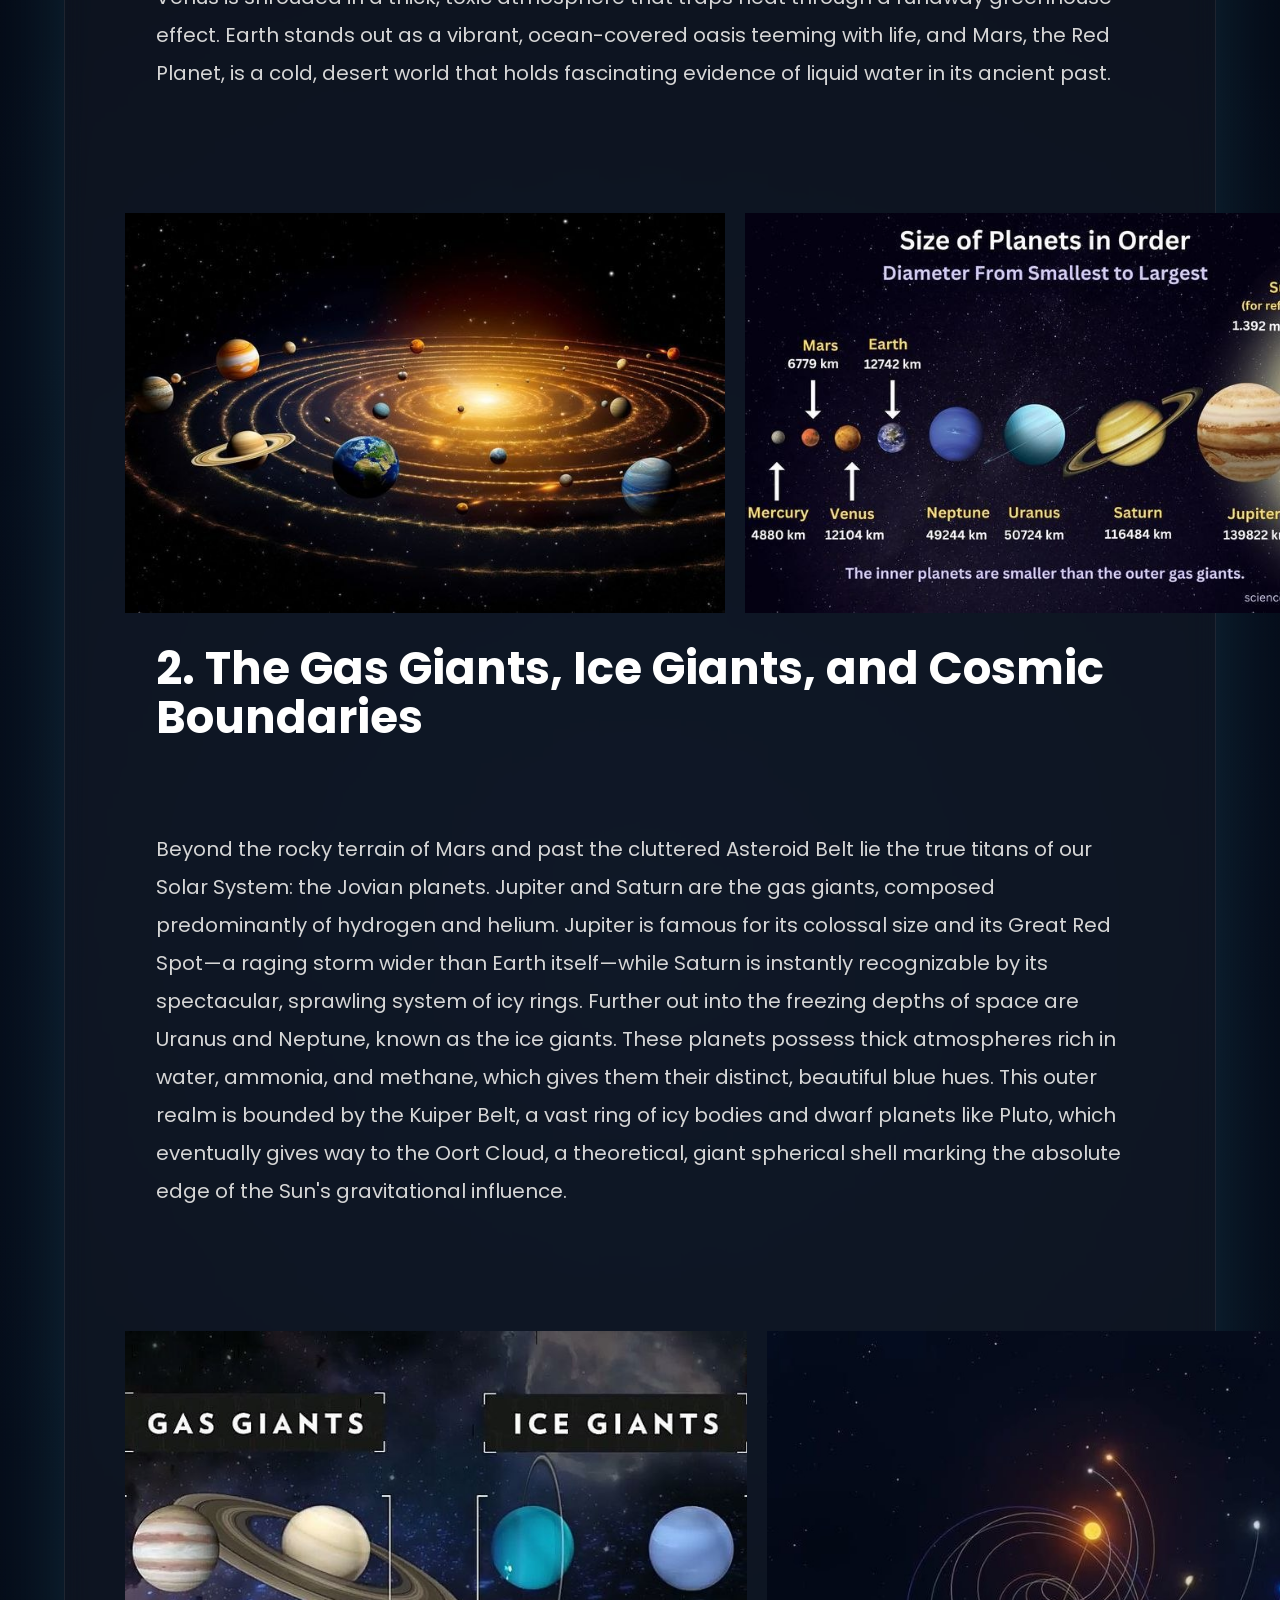
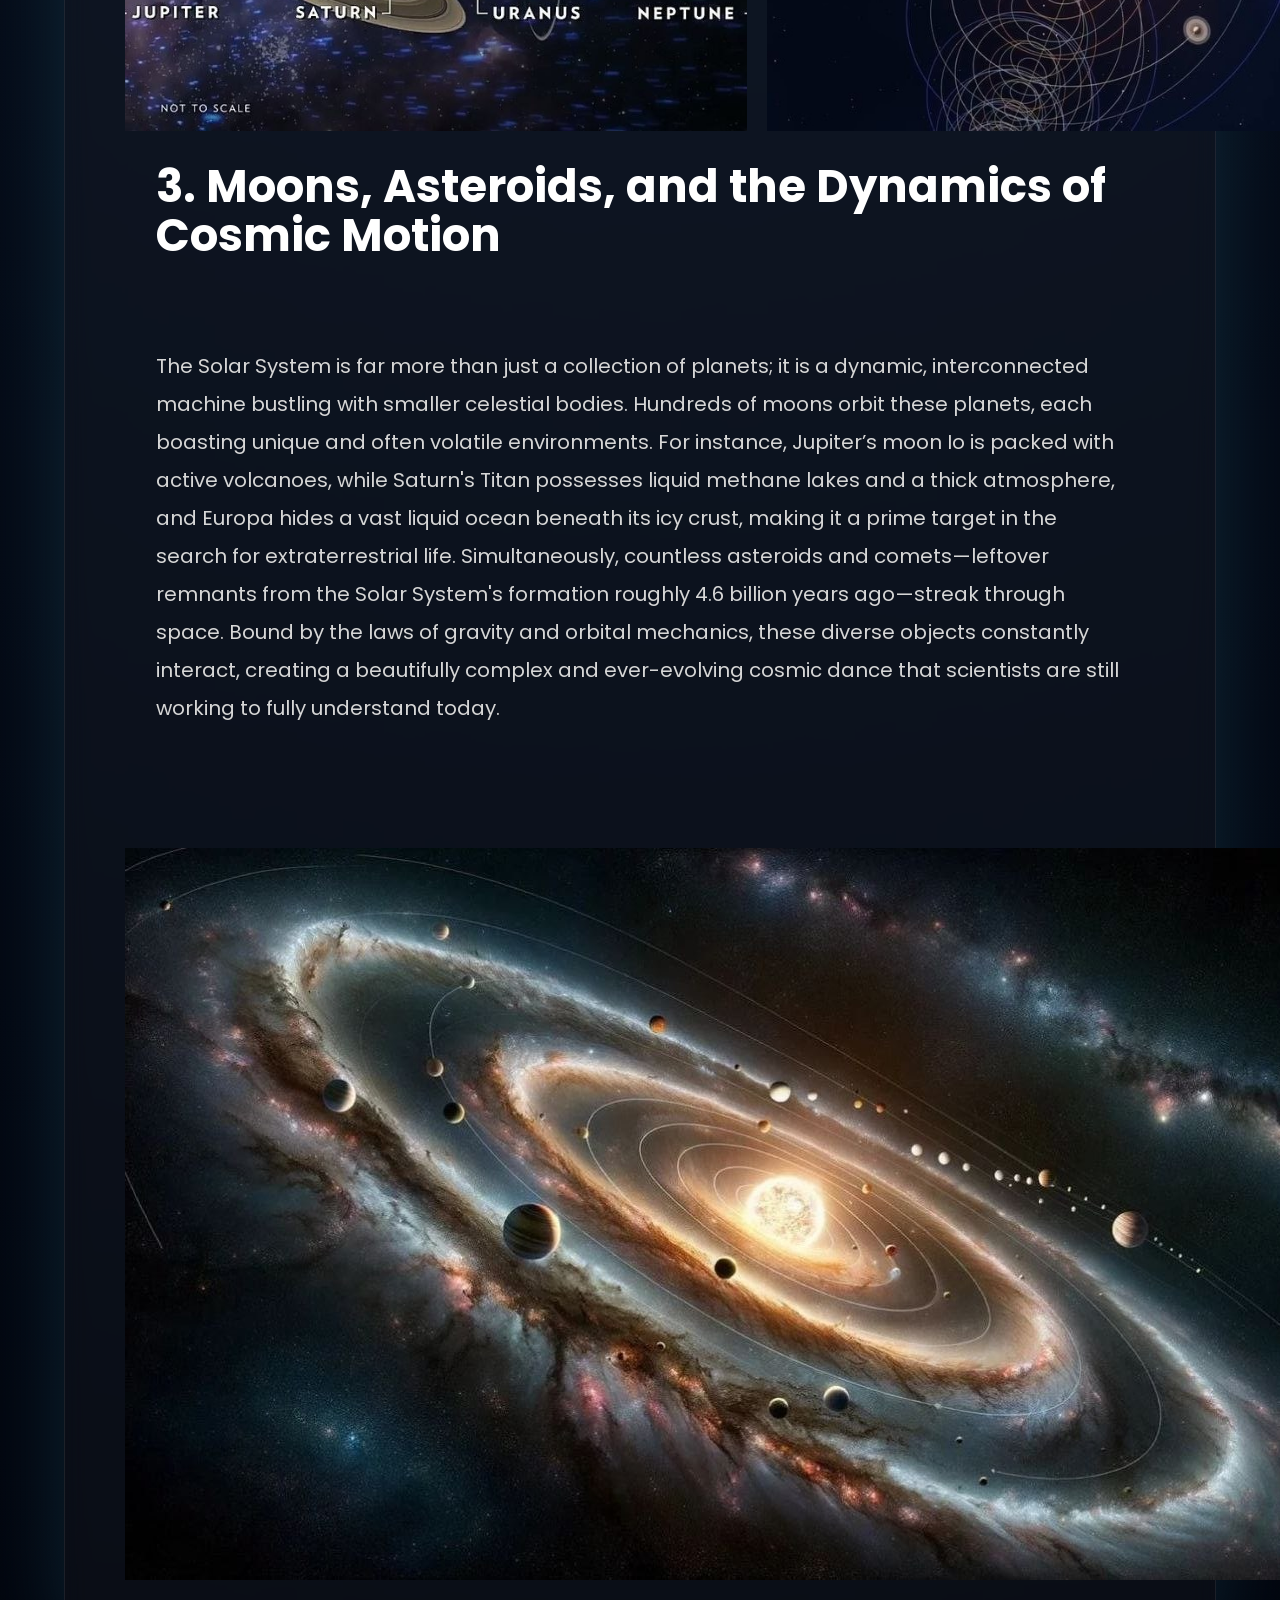
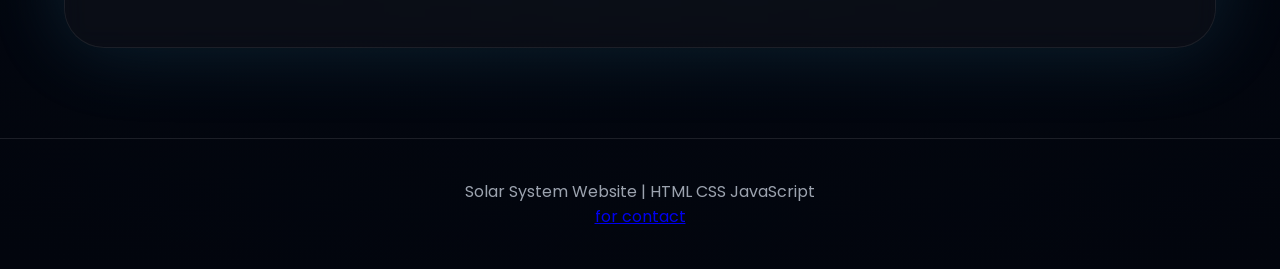
<file: planets.html>
<!DOCTYPE html>
<html lang="en">

<head>

<meta charset="UTF-8">

<meta name="viewport"
content="width=device-width, initial-scale=1.0">

<title>Planets</title>

<link rel="stylesheet" href="style.css">

<link href="https://fonts.googleapis.com/css2?family=Orbitron:wght@400;700&family=Poppins:wght@300;400;500&display=swap" rel="stylesheet">

</head>

<body>

<header>
<h2 class="logo">Solar System</h2>
<nav>
<a href="index.html">Home</a>

<a href="planets.html">Planets</a>

<a href="more.html">More</a>
</nav>
</header>



<section class="planets-slider">




<button id="prev" class="arrow left-arrow">

❮

</button>





<div class="container">




<div class="small-planets left">

<img id="left1" src="">

<img id="left2" src="">

<img id="left3" src="">

</div>





<div class="center">

<div class="planet-box">


<img id="planet" src="">


<h1 id="planet-name">

Earth

</h1>


<p id="planet-text">

Earth is the only known world that supports life.

</p>


</div>

</div>



<div class="small-planets right">

<img id="right1" src="">

<img id="right2" src="">

<img id="right3" src="">

</div>


</div>


<button id="next" class="arrow right-arrow">

❯

</button>


</section>












<section class="h">
<h2>1. The Majestic Sun and the Inner Planets</h2>

<p>At the heart of our celestial neighborhood lies the Sun, a colossal, glowing ball of hot plasma that accounts for
more than 99% of the total mass of the entire Solar System. Its immense gravitational pull acts as an anchor,
 holding everything from massive planets to tiny specks of dust in steady, predictable orbits.
Closest to the Sun are the four terrestrial planets: Mercury, Venus, Earth, and Mars. These worlds are characterized by 
their solid, rocky surfaces and relatively compact sizes. Mercury is a cratered, airless world of extreme temperatures,
 while Venus is shrouded in a thick, toxic atmosphere that traps heat through a runaway greenhouse effect. Earth stands 
 out as a vibrant, ocean-covered oasis teeming with life, and Mars, the Red Planet, is a cold, desert world that holds
  fascinating evidence of liquid water in its ancient past.</p>
  
  <div class="cool">
  <img src="img/1.jpg" alt="1"><img src="img/10.jpg" alt="10">
</div>

<h2>2. The Gas Giants, Ice Giants, and Cosmic Boundaries</h2>
<p>
Beyond the rocky terrain of Mars and past the cluttered Asteroid Belt lie the true titans of our Solar System: the Jovian planets.
 Jupiter and Saturn are the gas giants, composed predominantly of hydrogen and helium. Jupiter is famous for its colossal size and
  its Great Red Spot—a raging storm wider than Earth itself—while Saturn is instantly recognizable by its spectacular, sprawling system of icy rings.
Further out into the freezing depths of space are Uranus and Neptune, known as the ice giants. These planets possess thick atmospheres rich in water, 
ammonia, and methane, which gives them their distinct, beautiful blue hues. This outer realm is bounded by the Kuiper Belt, a vast ring of 
icy bodies and dwarf planets like Pluto, which eventually gives way to the Oort Cloud, a theoretical, giant spherical shell marking the
 absolute edge of the Sun's gravitational influence.</p>

 <div class="cool">
  <img src="img/2.jpg" alt="2"> <img src="img/13.jpg" alt="14">
</div>

<h2>3. Moons, Asteroids, and the Dynamics of Cosmic Motion</h2>
<p>
The Solar System is far more than just a collection of planets; it is a dynamic, interconnected machine bustling with
 smaller celestial bodies. Hundreds of moons orbit these planets, each boasting unique and often volatile environments. For
  instance, Jupiter’s moon Io is packed with active volcanoes, while Saturn's Titan possesses liquid methane lakes and a thick
   atmosphere, and Europa hides a vast liquid ocean beneath its icy crust, making it a prime target in the search for extraterrestrial life.
Simultaneously, countless asteroids and comets—leftover remnants from the Solar System's formation roughly 4.6 billion years ago—streak
 through space. Bound by the laws of gravity and orbital mechanics, these diverse objects constantly interact, creating a beautifully
  complex and ever-evolving cosmic dance that scientists are still working to fully understand today.</p>

<div class="good">
 <img src="img/8.jpg" alt="8">
  
</div>




</section>







<footer>

    
<p>

Solar System Website |
HTML CSS JavaScript

</p>
<p> <a href="mailto:bourahlasara7@email.com">for contact</a></p>
</footer>


<script src="script.js"></script>

</body>
</html>
</file>
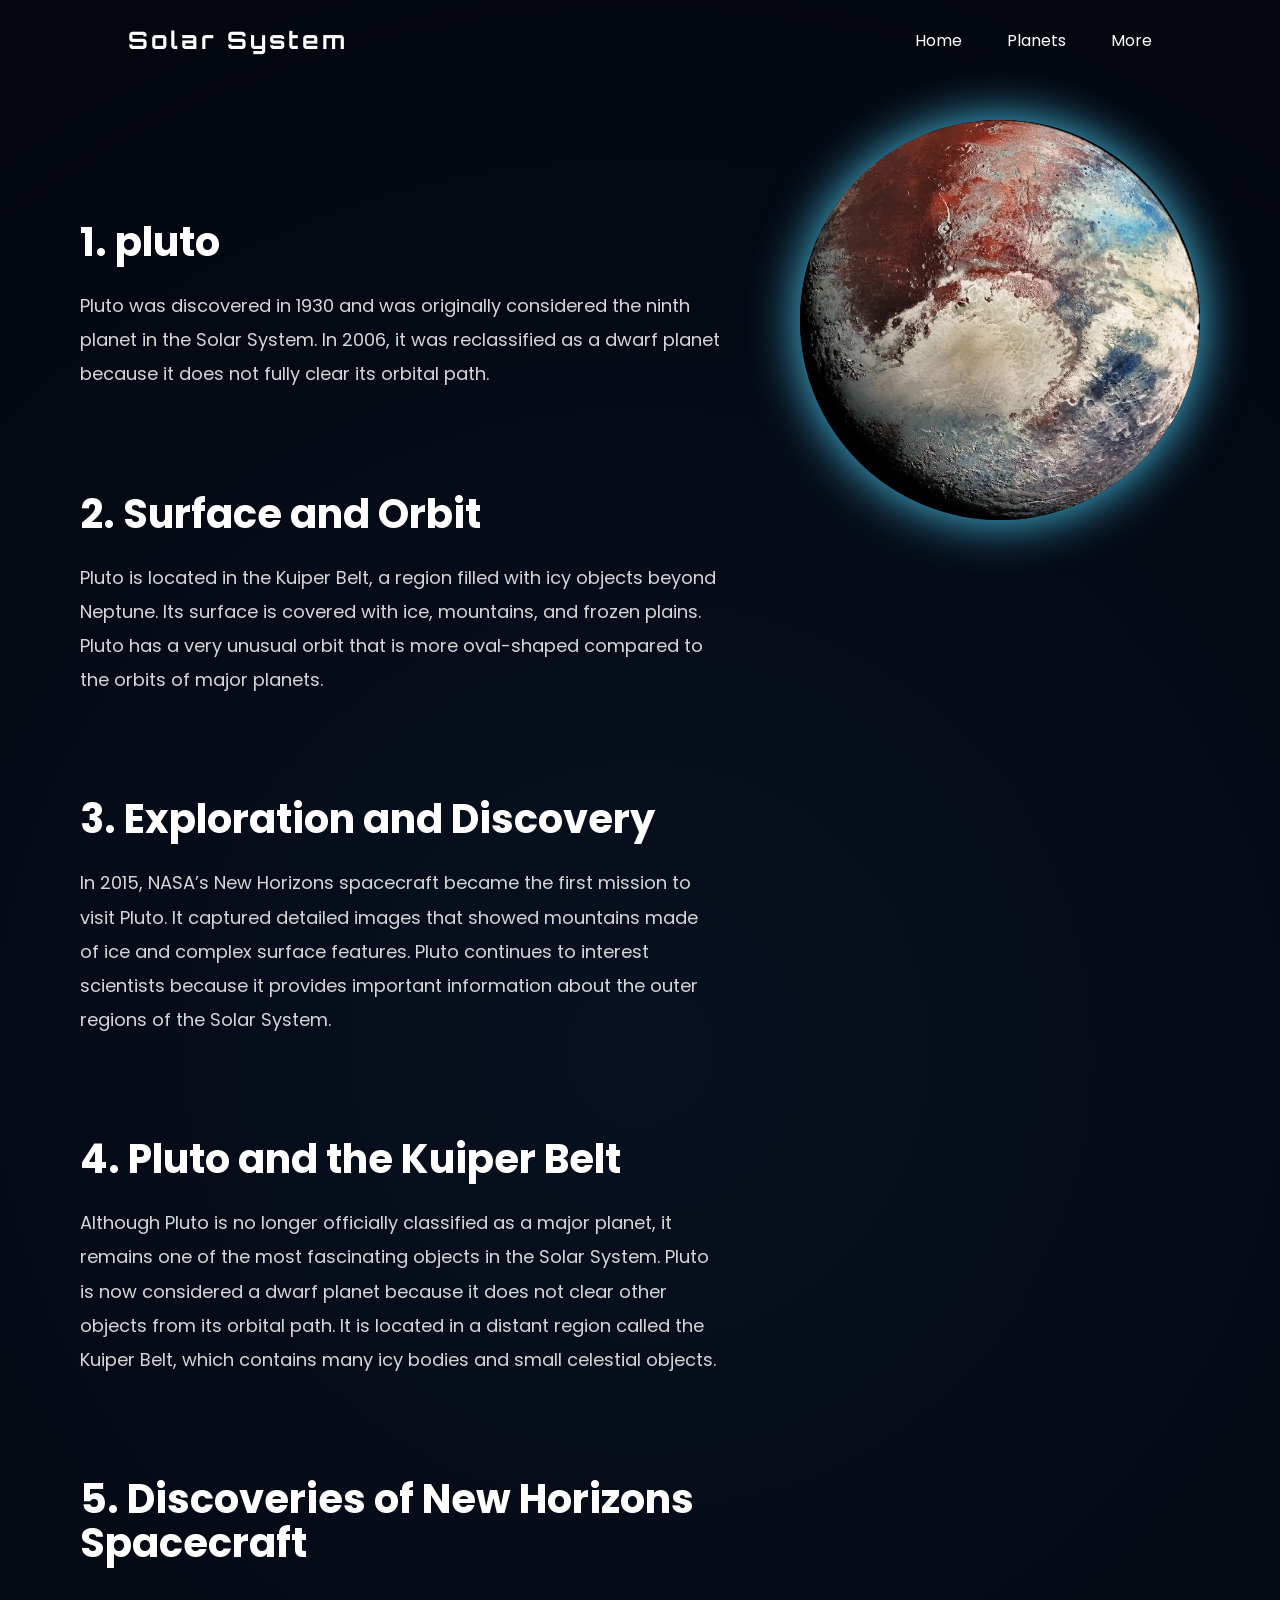
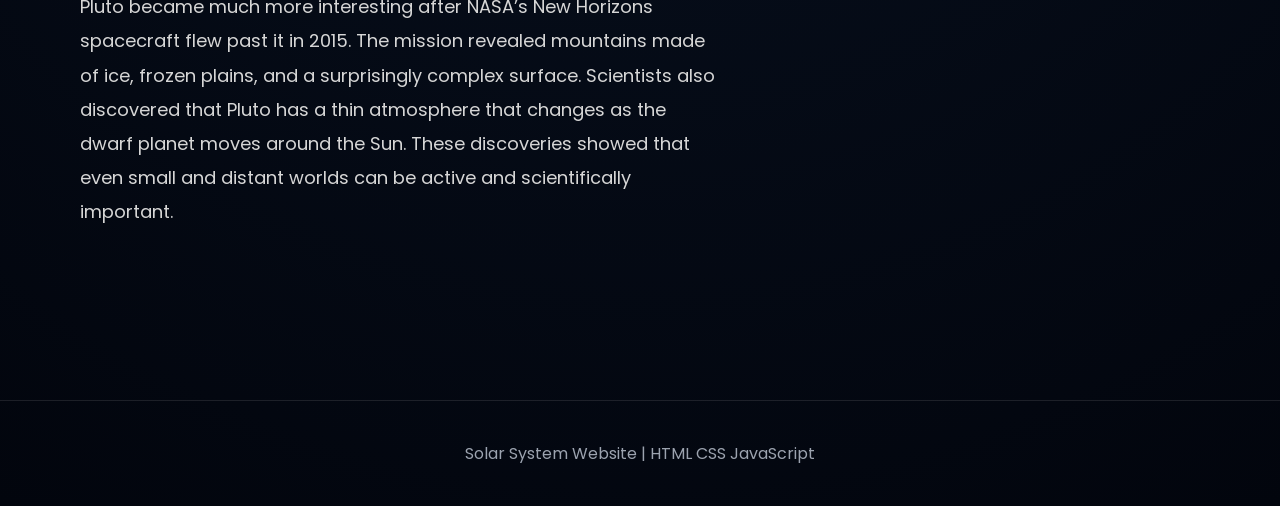
<file: pluto.html>
<!DOCTYPE html>
<html lang="en">

<head>

<meta charset="UTF-8">

<meta name="viewport"
content="width=device-width, initial-scale=1.0">

<title>pluto</title>

<link rel="stylesheet" href="style.css">

<link href="https://fonts.googleapis.com/css2?family=Orbitron:wght@400;700&family=Poppins:wght@300;400;500&display=swap" rel="stylesheet">

</head>

<body>

    
<header>

<h2 class="logo">Solar System</h2>

<nav>

<a href="index.html">Home</a>

<a href="planets.html">Planets</a>

<a href="more.html">More</a>

</nav>

</header>


<section class="planet-page">
<div class="planet-text">




<h1>1. pluto</h1>

<p>
Pluto was discovered in 1930 and was originally considered the ninth planet in the Solar System. In 2006, it was reclassified as a dwarf 
planet because it does not fully clear its orbital path.
</p>
<h1>2. Surface and Orbit</h1>
<p>
Pluto is located in the Kuiper Belt, a region filled with icy objects beyond Neptune. Its surface is covered with ice, mountains, and frozen plains. 
Pluto has a very unusual orbit that is more oval-shaped compared to the orbits of major planets.
</p>
<h1>3. Exploration and Discovery</h1>
<p>
In 2015, NASA’s New Horizons spacecraft became the first mission to visit Pluto. It captured detailed images that showed mountains made of ice and 
complex surface features. Pluto continues to interest scientists because it provides important information about the outer regions of the Solar System.
</p>

<h1>4. Pluto and the Kuiper Belt
</h1>


<p>
Although Pluto is no longer officially classified as a major planet, it remains one of the most fascinating objects in the Solar System.
 Pluto is now considered a dwarf planet because it does not clear other objects from its orbital path. It is located in a distant region 
 called the Kuiper Belt, which contains many icy bodies and small celestial objects.
</p>
<h1> 5. Discoveries of New Horizons Spacecraft</h1>
<p>
 Pluto became much more interesting after NASA’s New Horizons spacecraft flew past it in 2015. The mission revealed mountains made of ice,
 frozen plains, and a surprisingly complex surface. Scientists also discovered that Pluto has a thin atmosphere that changes as the dwarf
  planet moves around the Sun. These discoveries showed that even small and distant worlds can be active and scientifically important.
</p>
</div>
<img src="img/P5.jpg">

</section>


<footer>

<p>

Solar System Website |
HTML CSS JavaScript

</p>

</footer>

</body>
</html>
</file>
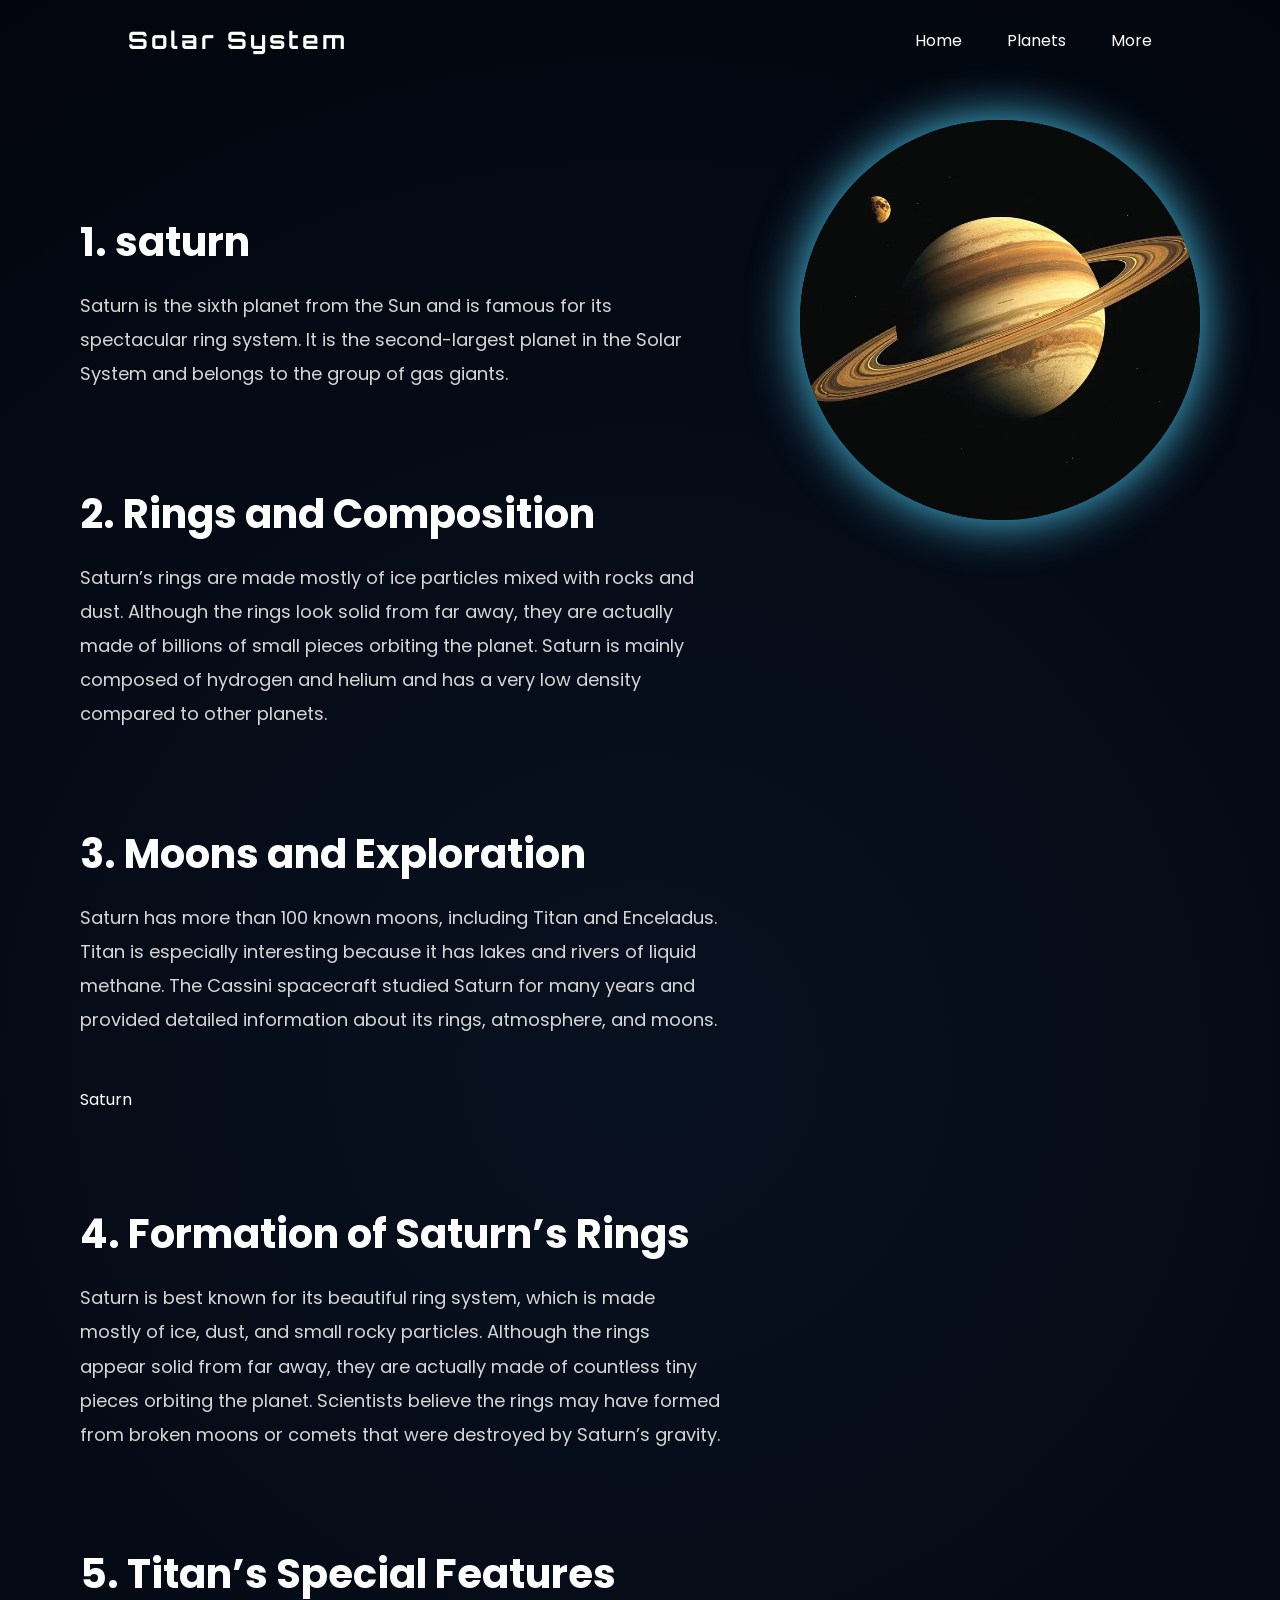
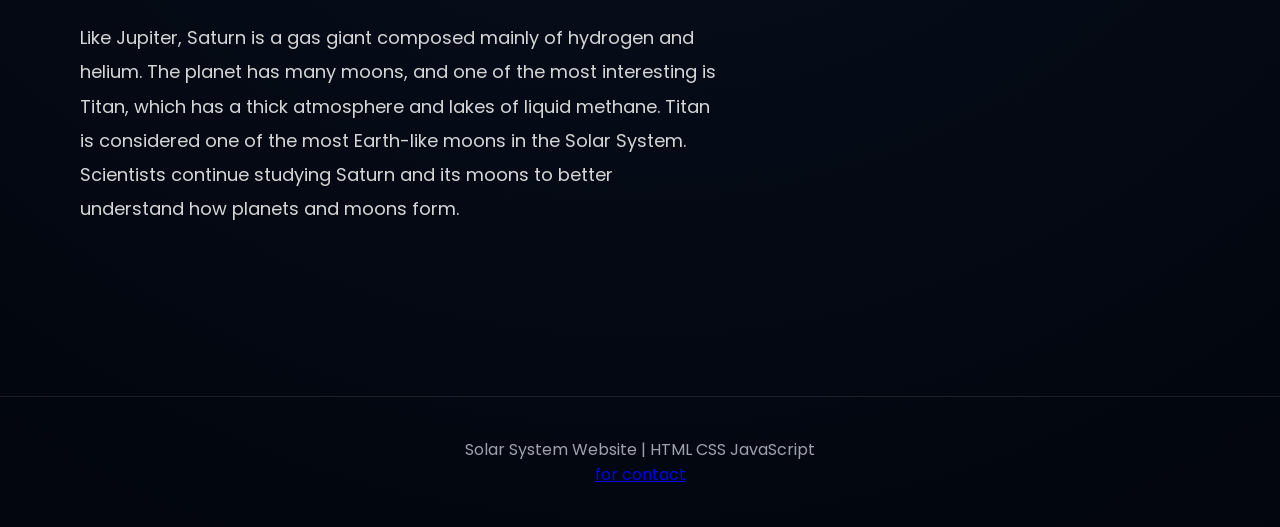
<file: saturn.html>
<!DOCTYPE html>
<html lang="en">

<head>

<meta charset="UTF-8">

<meta name="viewport"
content="width=device-width, initial-scale=1.0">

<title>saturn</title>

<link rel="stylesheet" href="style.css">

<link href="https://fonts.googleapis.com/css2?family=Orbitron:wght@400;700&family=Poppins:wght@300;400;500&display=swap" rel="stylesheet">

</head>

<body>

<header>

<h2 class="logo">Solar System</h2>

<nav>

<a href="index.html">Home</a>

<a href="planets.html">Planets</a>

<a href="more.html">More</a>

</nav>

</header>


<section class="planet-page">
<div class="planet-text">



<h1>1. saturn</h1>


<P>Saturn is the sixth planet from the Sun and is famous for its spectacular ring system. It is the second-largest planet in 
the Solar System and belongs to the group of gas giants.</P>

<h1>2. Rings and Composition</h1>
<P>
Saturn’s rings are made mostly of ice particles mixed with rocks and dust. Although the rings look solid from far away, 
they are actually made of billions of small pieces orbiting the planet. Saturn is mainly composed of hydrogen and helium and has a very 
low density compared to other planets.</P>

<h1>3. Moons and Exploration</h1>
<P>
Saturn has more than 100 known moons, including Titan and Enceladus. Titan is especially interesting because it has lakes
 and rivers of liquid methane. The Cassini spacecraft studied Saturn for many years and provided detailed information about its rings,
  atmosphere, and moons.</P>
  
Saturn

<h1> 4. Formation of Saturn’s Rings
</h1>
 <p>
Saturn is best known for its beautiful ring system, which is made mostly of ice, dust, and small rocky particles. Although the rings 
appear solid from far away, they are actually made of countless tiny pieces orbiting the planet. Scientists believe the rings may have 
formed from broken moons or comets that were destroyed by Saturn’s gravity.</p>

 <h1>5. Titan’s Special Features</h1>
<p>
Like Jupiter, Saturn is a gas giant composed mainly of hydrogen and helium. The planet has many moons, and one of the most interesting is
 Titan, which has a thick atmosphere and lakes of liquid methane. Titan is considered one of the most Earth-like moons in the Solar System.
  Scientists continue studying Saturn and its moons to better understand how planets and moons form.
</p>
</div>
<img src="img/P9.jpg">

</section>



<footer>


<p>


Solar System Website |
HTML CSS JavaScript

</p>
<p> <a href="mailto:bourahlasara7@email.com">for contact</a></p>
</footer>

</body>
</html>
</file>
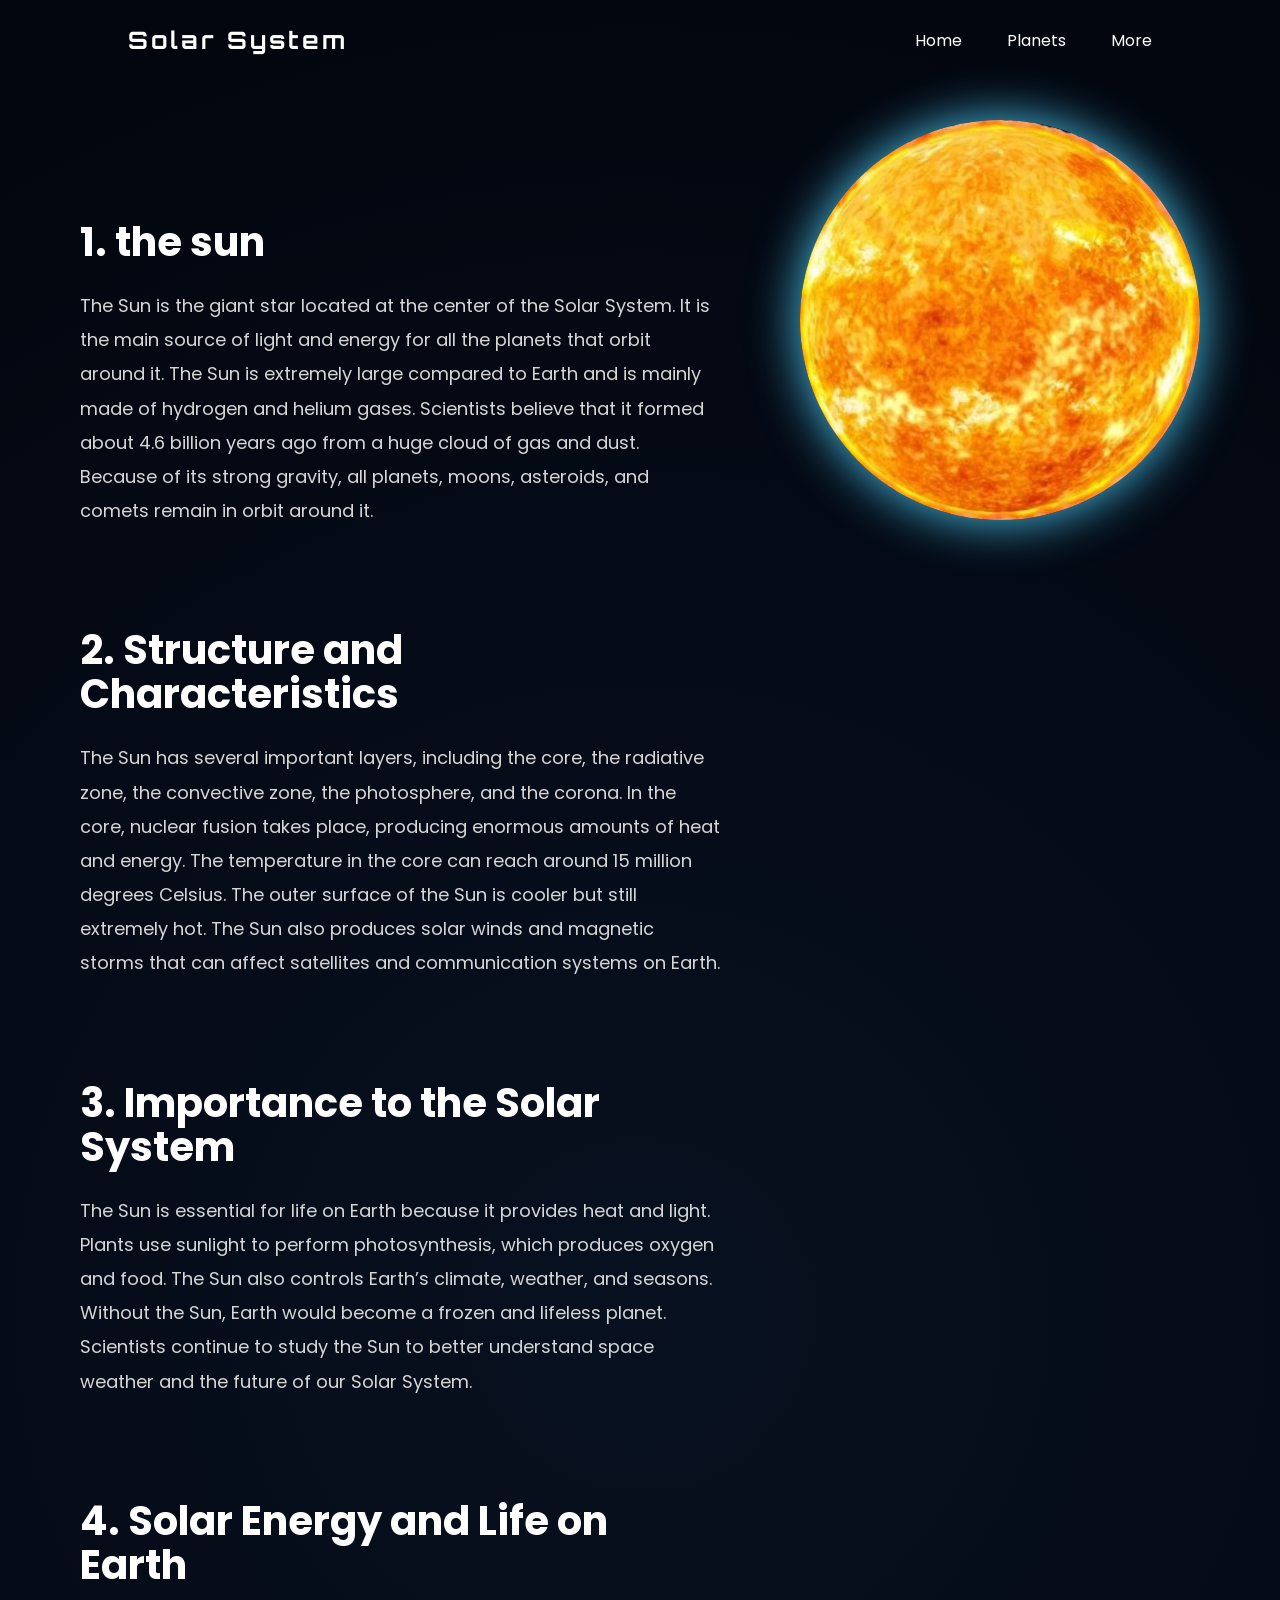
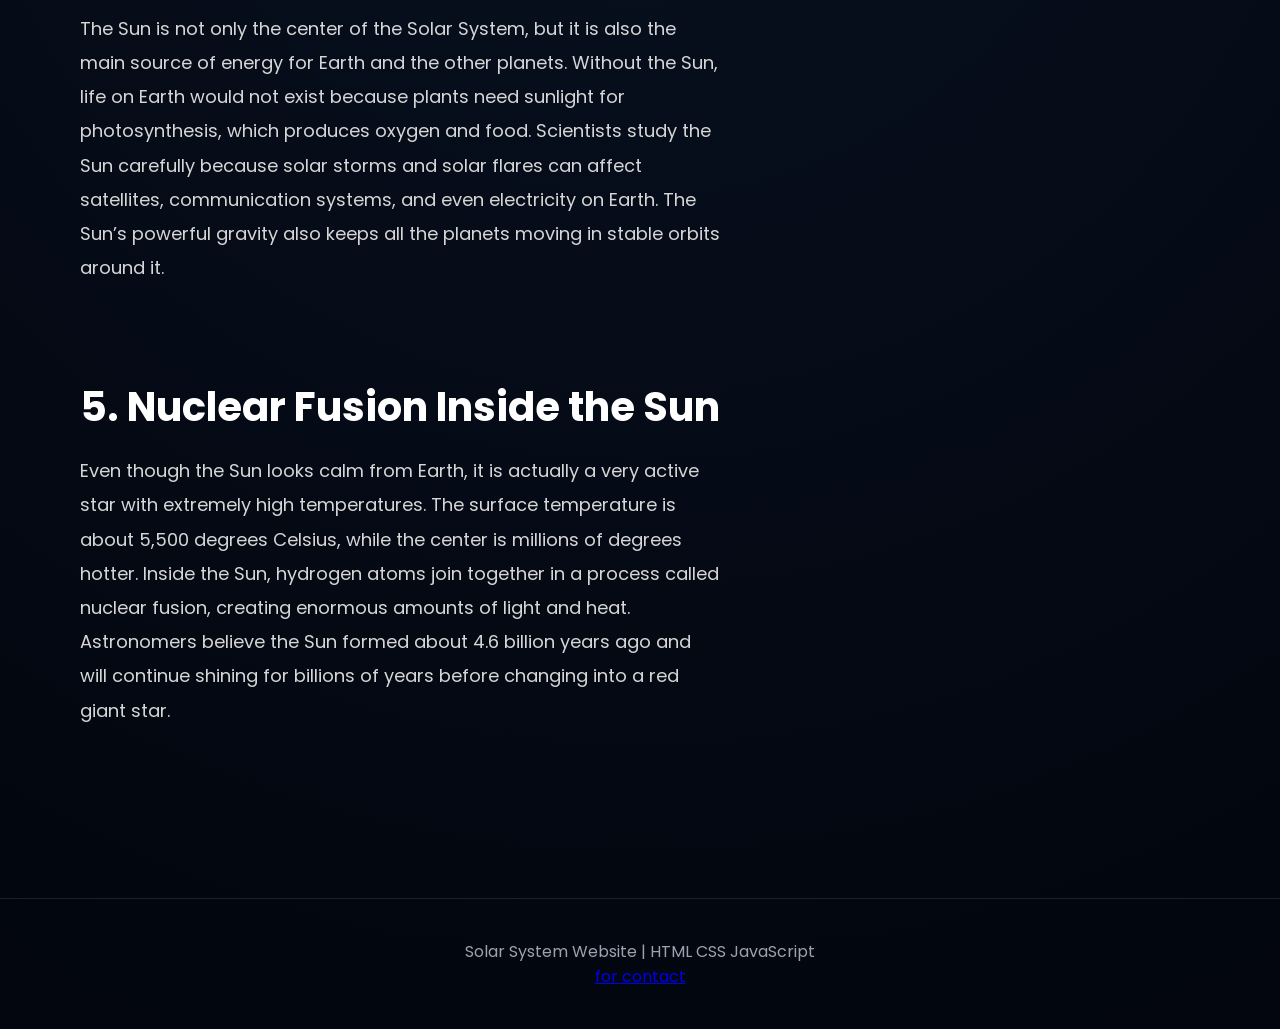
<file: sun.html>
<!DOCTYPE html>
<html lang="en">

<head>

<meta charset="UTF-8">

<meta name="viewport"
content="width=device-width, initial-scale=1.0">

<title>the sun</title>

<link rel="stylesheet" href="style.css">

<link href="https://fonts.googleapis.com/css2?family=Orbitron:wght@400;700&family=Poppins:wght@300;400;500&display=swap" rel="stylesheet">

</head>

<body>

<header>

<h2 class="logo">Solar System</h2>

<nav>

<a href="index.html">Home</a>

<a href="planets.html">Planets</a>

<a href="more.html">More</a>

</nav>

</header>


<section class="planet-page">
   


<div class="planet-text">

<h1>1. the sun</h1>


   <p>
The Sun is the giant star located at the center of the Solar System. It is the main source of light and 
energy for all the planets that orbit around it. The Sun is extremely large compared to Earth and is mainly 
made of hydrogen and helium gases. Scientists believe that it formed about 4.6 billion years ago from a huge 
cloud of gas and dust. Because of its strong gravity, all planets, moons, asteroids, and comets remain in orbit around it.</p>
<h1>2. Structure and Characteristics </h1>
   
 <p>The Sun has several important layers, including the core, the radiative zone, the convective zone,
 the photosphere, and the corona. In the core, nuclear fusion takes place, producing enormous amounts of heat and energy.
  The temperature in the core can reach around 15 million degrees Celsius. The outer surface of the Sun is cooler but still extremely hot.
 The Sun also produces solar winds and magnetic storms that can affect satellites and communication systems on Earth.</p> 

<h1>3. Importance to the Solar System</h1>

<p>The Sun is essential for life on Earth because it provides heat and light. Plants use sunlight to perform photosynthesis, 
which produces oxygen and food. The Sun also controls Earth’s climate, weather, and seasons. Without the Sun, Earth would become a 
frozen and lifeless planet. Scientists continue to study the Sun to better understand space weather and the future of our Solar System.
</p>



<h1> 4. Solar Energy and Life on Earth
</h1>
<p>
The Sun is not only the center of the Solar System, but it is also the main source of energy for Earth and the other planets. Without the Sun, 
life on Earth would not exist because plants need sunlight for photosynthesis, which produces oxygen and food. Scientists study the Sun carefully
 because solar storms and solar flares can affect satellites, communication systems, and even electricity on Earth. The Sun’s powerful gravity also
  keeps all the planets moving in stable orbits around it.
</p>

<h1>5. Nuclear Fusion Inside the Sun </h1>
<p>
Even though the Sun looks calm from Earth, it is actually a very active star with extremely high temperatures. The surface temperature is
 about 5,500 degrees Celsius, while the center is millions of degrees hotter. Inside the Sun, hydrogen atoms join together in a process called 
 nuclear fusion, creating enormous amounts of light and heat. Astronomers believe the Sun formed about 4.6 billion years ago and will continue shining 
 for billions of years before changing into a red giant star.
</p>

</div>


 <img src="img/sun.jpg">




</section>



<footer>

<p>

Solar System Website |
HTML CSS JavaScript

</p>

<p> <a href="mailto:bourahlasara7@email.com"> for contact</a></p>
</footer>

</body>
</html>
</file>
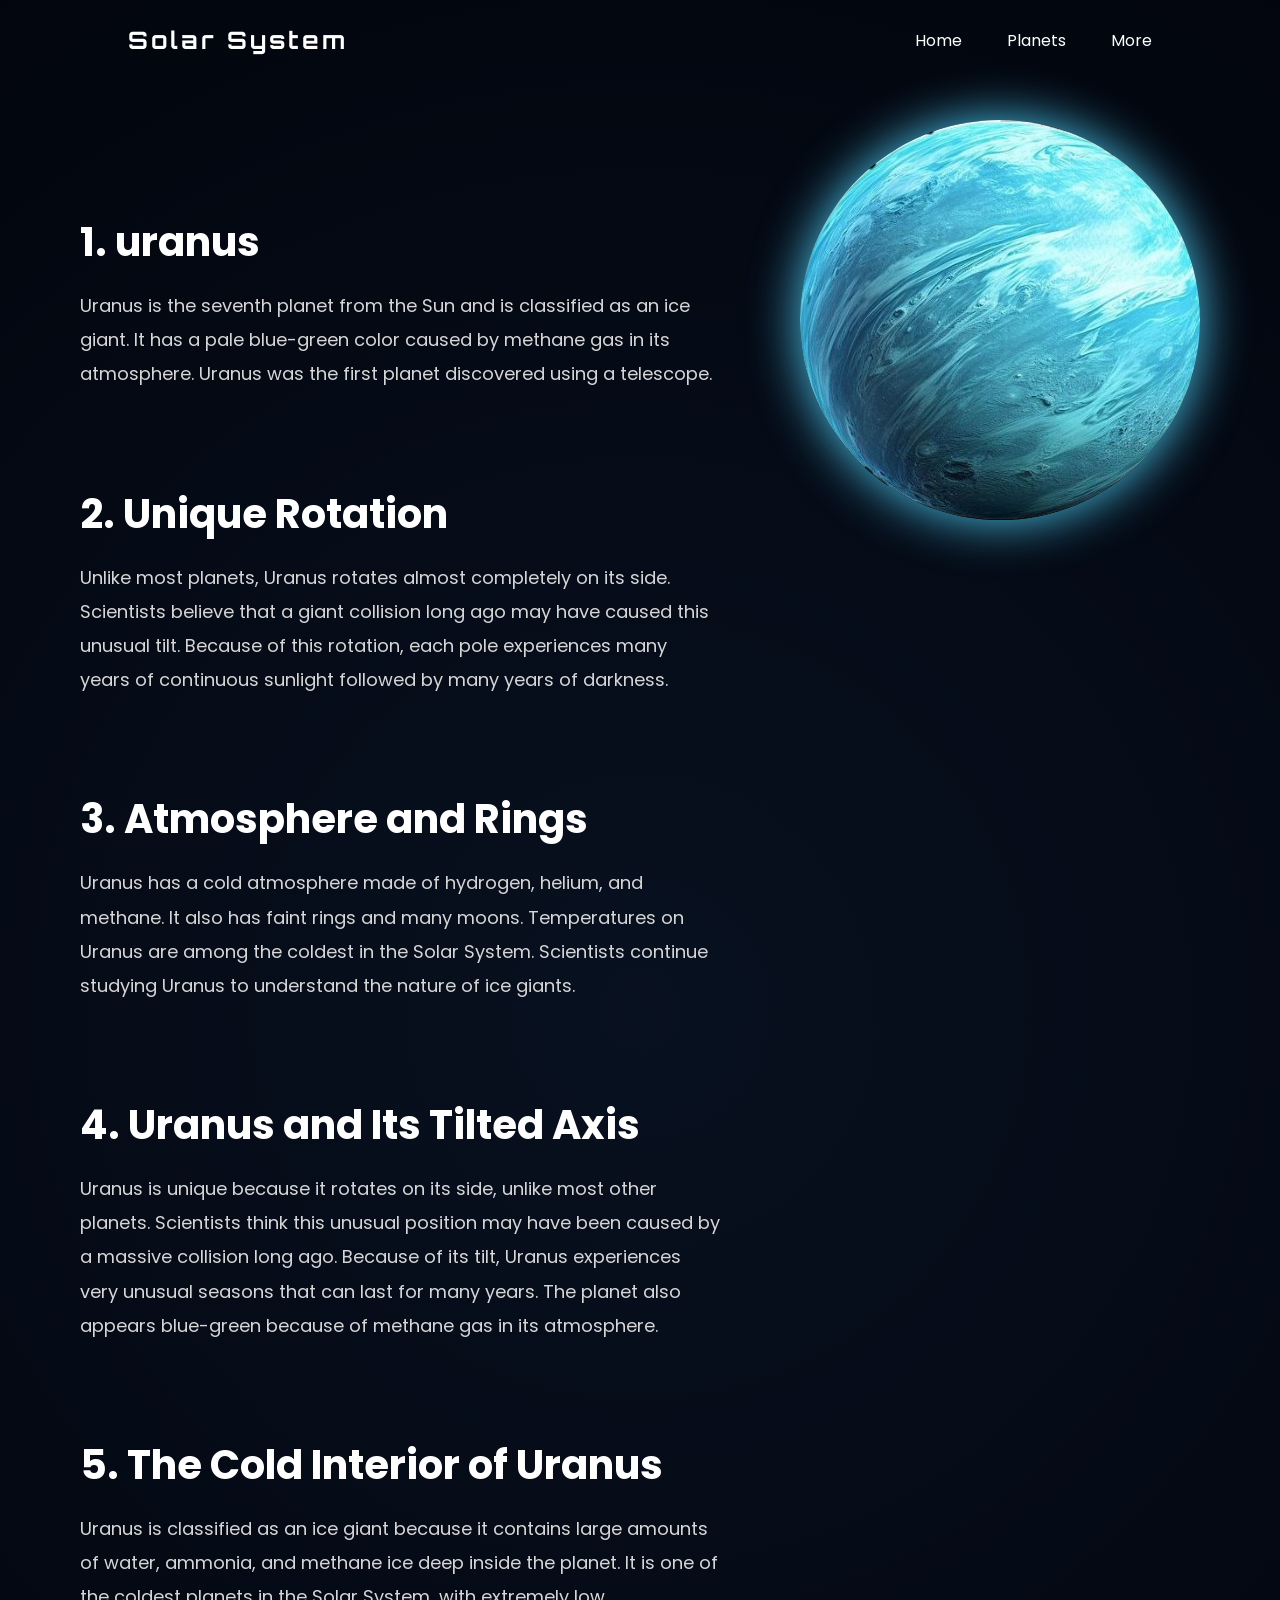
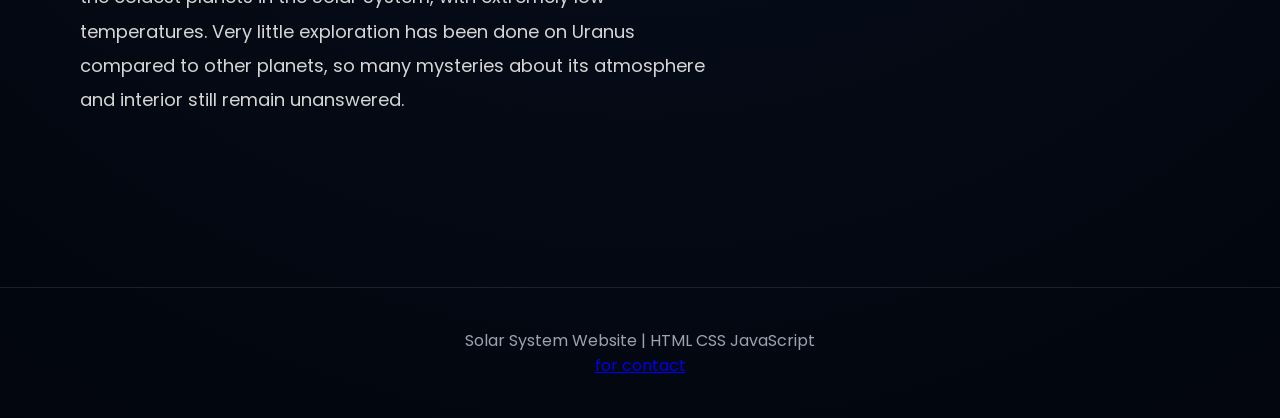
<file: uranus.html>
<!DOCTYPE html>
<html lang="en">

<head>

<meta charset="UTF-8">

<meta name="viewport"
content="width=device-width, initial-scale=1.0">

<title>uranus</title>

<link rel="stylesheet" href="style.css">

<link href="https://fonts.googleapis.com/css2?family=Orbitron:wght@400;700&family=Poppins:wght@300;400;500&display=swap" rel="stylesheet">

</head>

<body>

<header>

<h2 class="logo">Solar System</h2>

<nav>

<a href="index.html">Home</a>

<a href="planets.html">Planets</a>

<a href="more.html">More</a>

</nav>

</header>


<section class="planet-page">
 


<div class="planet-text">


<h1>1. uranus</h1>
<p>

Uranus is the seventh planet from the Sun and is classified as an ice giant. It has a pale blue-green color
 caused by methane gas in its atmosphere. Uranus was the first planet discovered using a telescope.
</p>
<h1>2. Unique Rotation</h1>
<p>
Unlike most planets, Uranus rotates almost completely on its side. Scientists believe that a giant collision long ago may have caused this
 unusual tilt. Because of this rotation, each pole experiences many years of continuous sunlight followed by many years of darkness.
</p>
<h1>3. Atmosphere and Rings</h1>
 <p>
Uranus has a cold atmosphere made of hydrogen, helium, and methane. It also has faint rings and many moons. Temperatures on
 Uranus are among the coldest in the Solar System. Scientists continue studying Uranus to understand the nature of ice giants.
</p>

<h1>4. Uranus and Its Tilted Axis</h1>


<p>
Uranus is unique because it rotates on its side, unlike most other planets. Scientists think this unusual position may have been caused
 by a massive collision long ago. Because of its tilt, Uranus experiences very unusual seasons that can last for many years. The planet also
  appears blue-green because of methane gas in its atmosphere.
</p>
<h1>5. The Cold Interior of Uranus</h1>
<p>
Uranus is classified as an ice giant because it contains large amounts of water, ammonia, and methane ice deep inside the planet. It is one of
 the coldest planets in the Solar System, with extremely low temperatures. Very little exploration has been done on Uranus compared to other planets, 
 so many mysteries about its atmosphere and interior still remain unanswered.
</p>
</div>
<img src="img/P7.jpg">

</section>

<footer>

<p>

Solar System Website |
HTML CSS JavaScript

</p>
<p> <a href="mailto:bourahlasara7@email.com"> for contact</a></p>
</footer>



</body>
</html>
</file>
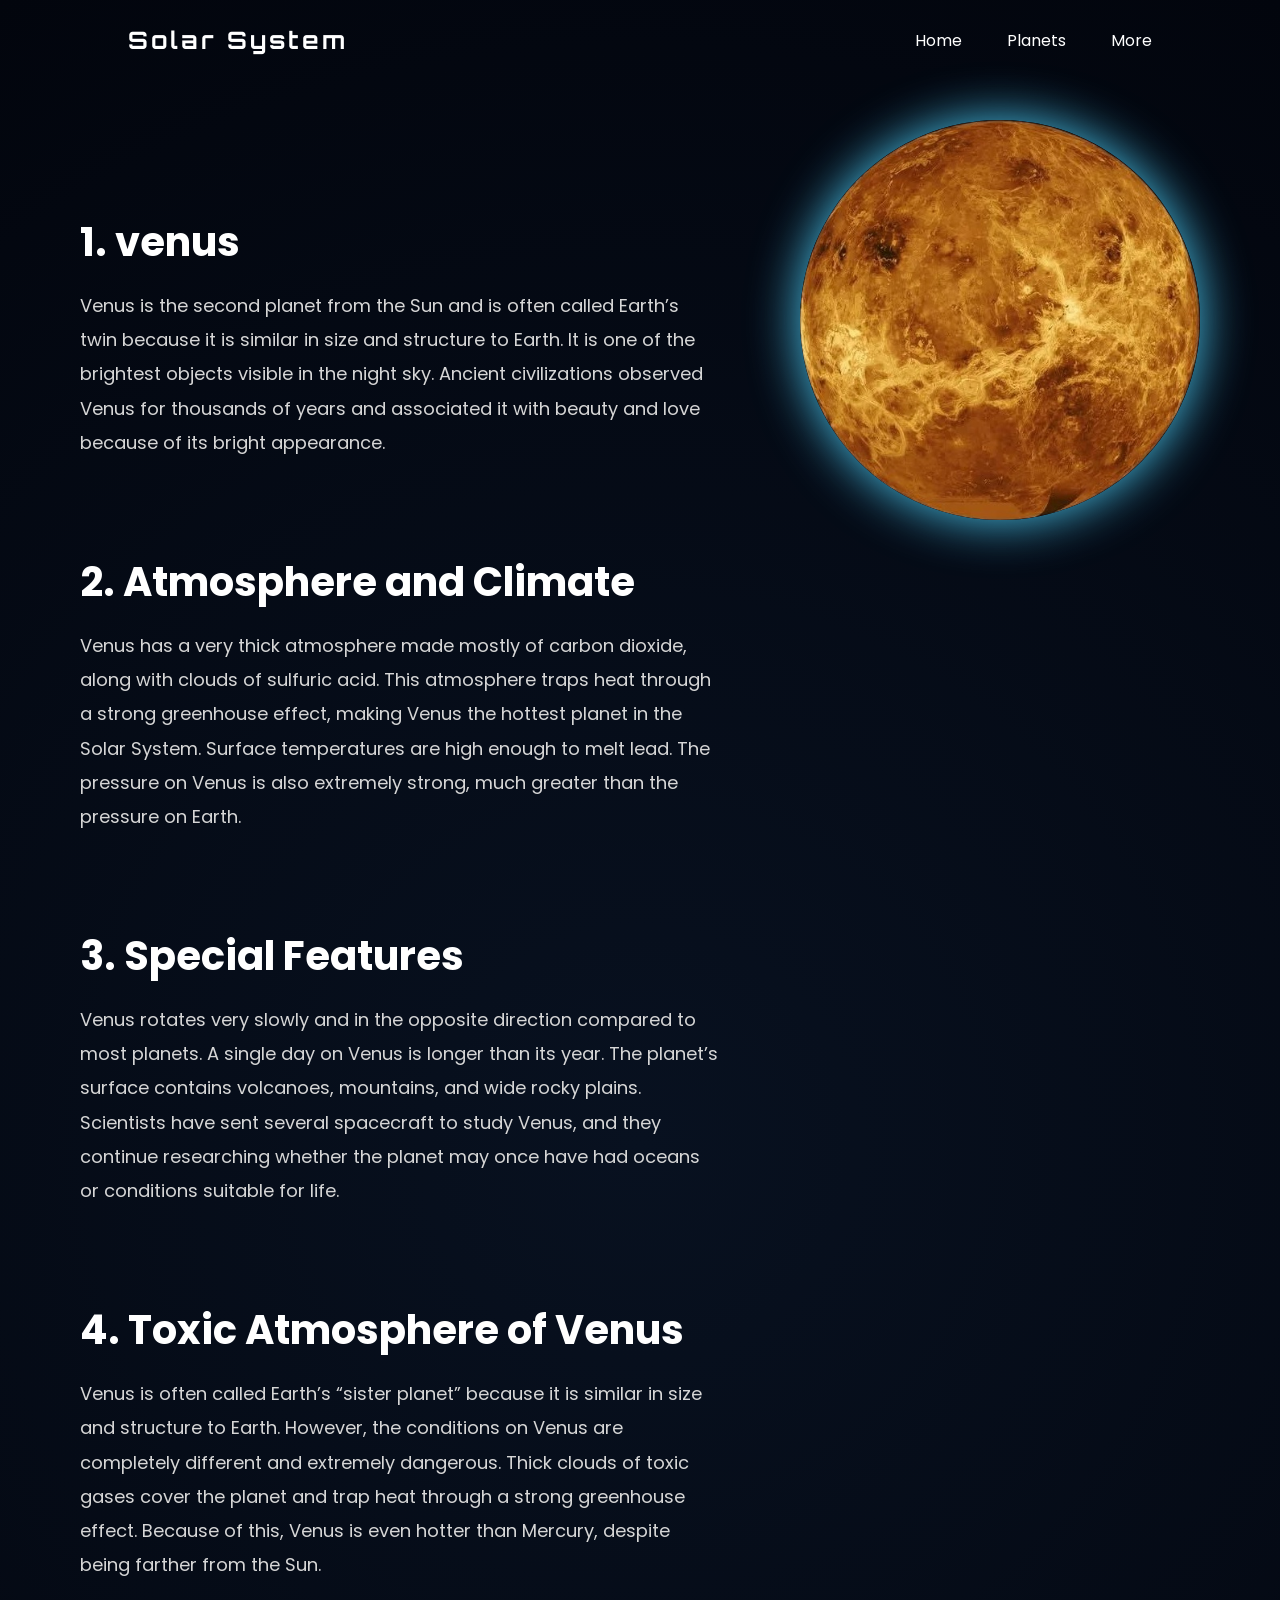
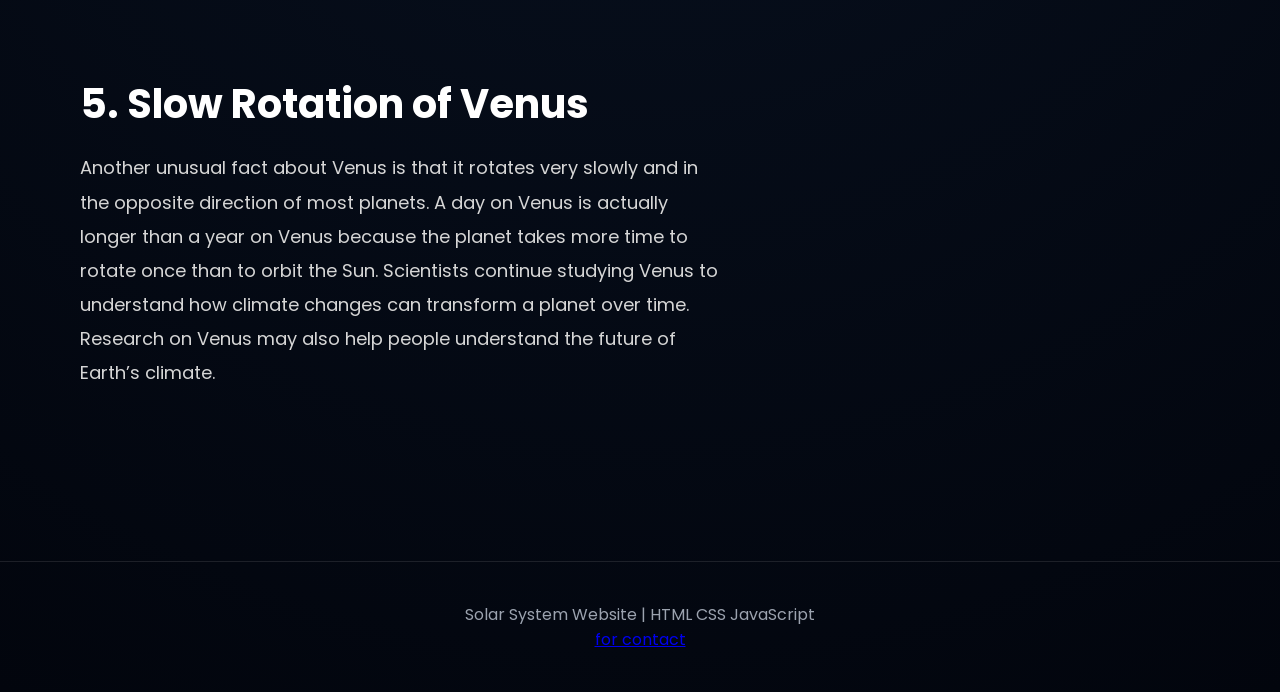
<file: venus.html>
<!DOCTYPE html>
<html lang="en">

<head>

<meta charset="UTF-8">

<meta name="viewport"
content="width=device-width, initial-scale=1.0">

<title>venus</title>

<link rel="stylesheet" href="style.css">

<link href="https://fonts.googleapis.com/css2?family=Orbitron:wght@400;700&family=Poppins:wght@300;400;500&display=swap" rel="stylesheet">

</head>

<body>

    
<header>
    

<h2 class="logo">Solar System</h2>

<nav>

    
<a href="index.html">Home</a>

<a href="planets.html">Planets</a>

<a href="more.html">More</a>

</nav>

</header>


<section class="planet-page">
 


<div class="planet-text">



<h1>1. venus</h1>

<p>Venus is the second planet from the Sun and is often called Earth’s twin because it is similar in size
     and structure to Earth. It is one of the brightest objects visible in the night sky. Ancient civilizations 
     observed Venus for thousands of years and associated it with beauty and love because of its bright appearance.
</p>
<h1>2. Atmosphere and Climate</h1>
<p>Venus has a very thick atmosphere made mostly of carbon dioxide, along with clouds of sulfuric acid. This atmosphere traps heat 
through a strong greenhouse effect, making Venus the hottest planet in the Solar System. Surface temperatures are high enough to melt lead. 
The pressure on Venus is also extremely strong, much greater than the pressure on Earth.</p>

<h1>3. Special Features</h1>
<p>Venus rotates very slowly and in the opposite direction compared to most planets. A single day on Venus is longer than its year.
 The planet’s surface contains volcanoes, mountains, and wide rocky plains. Scientists have sent several spacecraft to study Venus, 
 and they continue researching whether the planet may once have had oceans or conditions suitable for life.</p>
<h1> 4. Toxic Atmosphere of Venus
</h1>
<p>
Venus is often called Earth’s “sister planet” because it is similar in size and structure to Earth. However, the conditions on Venus are completely 
different and extremely dangerous. Thick clouds of toxic gases cover the planet and trap heat through a strong greenhouse effect. Because of this,
 Venus is even hotter than Mercury, despite being farther from the Sun.
</p>
 <h1>5. Slow Rotation of Venus</h1> 
<p>
Another unusual fact about Venus is that it rotates very slowly and in the opposite direction of most planets. A day on Venus is actually
longer than a year on Venus because the planet takes more time to rotate once than to orbit the Sun. Scientists continue studying Venus to 
understand how climate changes can transform a planet over time. Research on Venus may also help people understand the future of Earth’s climate.
</p>
</div>

<img src="img/P2.jpg">

</section>



<footer>

<p>

Solar System Website |
HTML CSS JavaScript

</p>
<p> <a href="mailto:bourahlasara7@email.com">for contact </a></p>
</footer>

</body>
</html>
</file>
<file: style.css>
* {  

    margin: 0;
    padding: 0;
    box-sizing: border-box;
}

body {
    background: radial-gradient(circle, #081120, #02050d);
    color: white;
    font-family: 'Poppins', sans-serif;
    overflow-x: hidden;
}

h1 {
    margin-top: 100px;
    font-size: 60px;
}
 

.h{
    padding: 60px ;
    margin: 90px auto;
    overflow: visible;
   margin-top: 90px;
    width: 90%;
    border-radius: 40px;
    background: rgba(255, 255, 255, 0.03);
    border: 1px solid rgba(255, 255, 255, 0.08);
    backdrop-filter: blur(12px);
    box-shadow: 0 0 80px rgba(76, 201, 240, 0.15);
    margin-bottom: 90px;

}

.h h2{
    padding: 3%;
      font-size: 45px;
    margin-bottom: 25px;
    line-height: 1.1;
}

.h p {
    padding: 3%;
    font-size: 20px;
    margin-top: 2%;
    line-height: 1.9;
    color: #d6d6d6;
    margin-bottom: 90px;
  
}


.cool{
    display:flex;
    gap:20px; 
}
.cool img{
     width:650px;
    height:400px;
    object-fit:cover;
}





header {
    position: fixed;
    top: 0;
    width: 100%;
    padding: 25px 10%;
    display: flex;
    justify-content: space-between;
    align-items: center;
    z-index: 1000;
}

.logo {
    font-family: 'Orbitron', sans-serif;
    letter-spacing: 3px;
}

nav {
    display: flex;
    gap: 15px;
}

nav a {
    color: white;
    text-decoration: none;
    margin-left: 30px;
    transition: 0.3s;
}

nav a:hover {
    color: #859ca3c4;
}


.home {
    height: 100vh;
    background: linear-gradient(rgba(0,0,0,0.5), rgba(0,0,0,0.7)), url("img/as.jpg");
    background-size: cover;
    background-position: center;
    display: flex;
    justify-content: center;
    align-items: center;
    text-align: center;
}

.home-content h1 {
    font-size: 80px;
    margin-bottom: 20px;
    font-family: 'Orbitron', sans-serif;
    text-shadow: 0 0 30px #5c8794;
}

.home-content p {
    width: 700px;
    max-width: 90%;
    margin: auto;
    margin-bottom: 30px;
    line-height: 1.8;
    color: #d1d5db;
}

.home-content button {
    padding: 15px 40px;
    border: none;
    border-radius: 40px;
    background: #697375;
    color: white;
    cursor: pointer;
    transition: 0.4s;
    font-size: 18px;
}

.home-content button:hover {
    transform: scale(1.1);
    box-shadow: 0 0 30px #708991;
}


.planets-section,.planets-slider {

    min-height: 100vh;
    display: flex;
    justify-content: center;
    align-items: center;
    padding: 120px 5%;
    position: relative;
    overflow: visible;
}

.container {
    margin-top: 90px;
    width: 100%;
    height: 78vh;
    border-radius: 40px;
    position: relative;
    background: rgba(255, 255, 255, 0.03);
    border: 1px solid rgba(255, 255, 255, 0.08);
    backdrop-filter: blur(12px);
    box-shadow: 0 0 80px rgba(76, 201, 240, 0.15);
    display: flex;
    justify-content: center;
    align-items: center;
}

.center {
    display: flex;
    align-items: center;
    justify-content: center;
    gap: 40px;
}

.planet-box {
    text-align: center;
    animation: fade 1s;
}

#planet {
    width: 340px;
    height: 340px;
    border-radius: 50%;
    object-fit: cover;
    transition: 0.5s;
    box-shadow: 0 0 40px #4cc9f0, 0 0 100px rgba(76, 201, 240, 0.5);
    animation: float 5s ease-in-out infinite;
}

#planet-name {
    margin-top: 30px;
    font-size: 75px;
    font-family: 'Orbitron', sans-serif;
    text-shadow: 0 0 20px #4cc9f0;
}

#planet-text {
    width: 600px;
    max-width: 90%;
    margin: auto;
    margin-top: 20px;
    line-height: 2;
    font-size: 17px;
    color: #d1d5db;
}


.small-planets {
    position: absolute;
    display: flex;
    align-items: center;
    gap: 18px;
}

.left { left: 40px; }
.right { right: 40px; }

.small-planets img {
    border-radius: 50%;
    object-fit: cover;
    opacity: 0.25;
    transition: 0.4s;
}

.small-planets img:hover {
    transform: scale(1.1);
    opacity: 1;
}
.small-planets img:nth-child(1) { width: 55px; height: 55px; }
.small-planets img:nth-child(2) { width: 85px; height: 85px; }
.small-planets img:nth-child(3) { width: 120px; height: 120px; opacity: 0.7; }

.right img:nth-child(1) { width: 120px; height: 120px; opacity: 0.7; }
.right img:nth-child(2) { width: 85px; height: 85px; }
.right img:nth-child(3) { width: 55px; height: 55px; }


button {
    background: none;
    border: none;
    color: white;
    font-size: 40px;
    cursor: pointer;
    transition: 0.3s;
}

button:hover {
    color: #91b5c0;
    transform: scale(1.2);
}

.arrow {
    position: absolute;
    top: 50%;
    transform: translateY(-50%);
    width: 70px;
    height: 70px;
    border-radius: 50%;
    border: 1px solid rgba(255, 255, 255, 0.08);
    background: rgba(255, 255, 255, 0.05);
    backdrop-filter: blur(10px);
    font-size: 35px;
    color: white;
    cursor: pointer;
    transition: 0.4s;
    z-index: 10;
}

.arrow:hover {
    background: #4cc9f0;
    transform: translateY(-50%) scale(1.1);
    box-shadow: 0 0 25px #4cc9f0;
}

.left-arrow { left: 45px; }
.right-arrow { right: 45px; }


.cards {
    padding: 140px 5%;
    display: grid;
    grid-template-columns: repeat(auto-fit, minmax(250px, 1fr));
    gap: 40px;
}

.card {
    background: rgba(255, 255, 255, 0.05);
    border: 1px solid rgba(255, 255, 255, 0.1);
    border-radius: 30px;
    padding: 30px;
    text-align: center;
    text-decoration: none;
    color: white;
    transition: 0.4s;
    backdrop-filter: blur(10px);
}

.card:hover {
    transform: translateY(-10px);
    box-shadow: 0 0 30px rgba(76, 201, 240, 0.5);
}

.card img {
    width: 180px;
    height: 180px;
    border-radius: 50%;
    object-fit: cover;
    margin-bottom: 20px;
    box-shadow: 0 0 25px rgba(76, 201, 240, 0.4);
}

.card h2 {
    font-size: 40px;
    margin-bottom: 15px;
    font-family: 'Orbitron', sans-serif;
}

.card p {
    color: #d1d5db;
    line-height: 1.7;
}

.planet-page {
    display: flex;
    justify-content: space-between;
    align-items: flex-start;
    gap: 80px;

    max-width: 1200px;
    margin: 0 auto;
    padding: 120px 40px;
}


.planet-page .planet-text {
    flex: 1;
}

.planet-page h1 {
    font-size: 40px;
    margin-bottom: 25px;
    line-height: 1.1;
}

.planet-page p {
    font-size: 18px;
    line-height: 1.9;
    color: #d6d6d6;
    margin-bottom: 50px;
    max-width: 700px;
}

.planet-page img {
    width: 400px;
    height: 400px;
    border-radius: 50%;
    object-fit: cover;

    position: sticky;
    top: 120px;

    box-shadow: 0 0 50px #4cc9f0;
    flex-shrink: 0;
}


 
 
footer {

    text-align: center;
    padding: 40px;
    border-top: 1px solid rgba(255, 255, 255, 0.1);
    color: #9ca3af;
}


@keyframes float {
    0%, 100% { transform: translateY(0); }
    50% { transform: translateY(-15px); }
}

@keyframes fade {
    from { opacity: 0; transform: scale(0.8); }
    to { opacity: 1; transform: scale(1); }
}


@media (max-width: 950px) {
    .small-planets {
        display: none;
    }
    #planet {
        width: 230px;
        height: 230px;
    }
    #planet-name {
        font-size: 45px;
    }
    #planet-text {
        font-size: 15px;
    }
    .arrow {
        width: 55px;
        height: 55px;
        font-size: 25px;
    }
    
  
    .planet-page {
        flex-direction: column-reverse;
        align-items: center;
        text-align: center;
        gap: 40px;
        padding: 100px 20px;
    }
    .planet-page img {
        position: static;
        width: 300px;
        height: 300px;
    }
    .planet-page p {
        margin: 0 auto 30px auto;
    }
}

@media (max-width: 768px) {
    header {
        flex-direction: row;
        justify-content: space-between;
        padding: 15px 5%;
    }

    nav {
        margin-left: 0;
        gap: 10px;
    }

    nav a {
        font-size: 13px;
        margin-left: 10px;
    }

    h1 {
        font-size: 35px;
    }

    .home-content h1 {
        font-size: 40px;
    }

    .home-content p {
        width: 100%;
        font-size: 14px;
    }

    .home-content button {
        padding: 12px 25px;
        font-size: 16px;
    }

    #planet {
        width: 200px;
        height: 200px;
    }

    #planet-name {
        font-size: 32px;
    
    
     }
    #planet-text {
        width: 100%;
        font-size: 14px;
    }

    .planets-slider {
        padding: 60px 5%;
    }

    .container {
        height: auto;
        padding: 60px 15px;
    }

    .center {
        flex-direction: column;
        gap: 20px;
    }

    
    .arrow {
        top: 50%;
        bottom: auto;
        transform: translateY(-50%);
        width: 50px;
        height: 50px;
        font-size: 20px;
    }
    .arrow:hover {
        transform: scale(1.1);
    }
    .left-arrow { left: 20px; }
    .right-arrow { right: 20px; }

    .cards {
        grid-template-columns: 1fr;
        padding: 60px 5%;
    }

    .card img {
        width: 140px;
        height: 140px;
    }

    .card h2 {
        font-size: 25px;
    }

   
    .planet-page h1 {
        font-size: 32px;
    }

    .planet-page img {
        width: 220px;
        height: 220px;
    }

    .planet-page p {
        font-size: 15px;
        line-height: 1.7;
    }


.h{
        height: auto;
        padding: 60px 15px;
    }

.h h2{
     font-size: 25px;
}

.h p {
   
    font-size: 15px;
        line-height: 1.7;
    

}


.cool{
   flex-direction: column;
}

.cool img{
   max-width:100%;
   height: auto;     
}



.h .good img{ 
     width: 320px;
   height: 250px;

 
}

}
</file>
